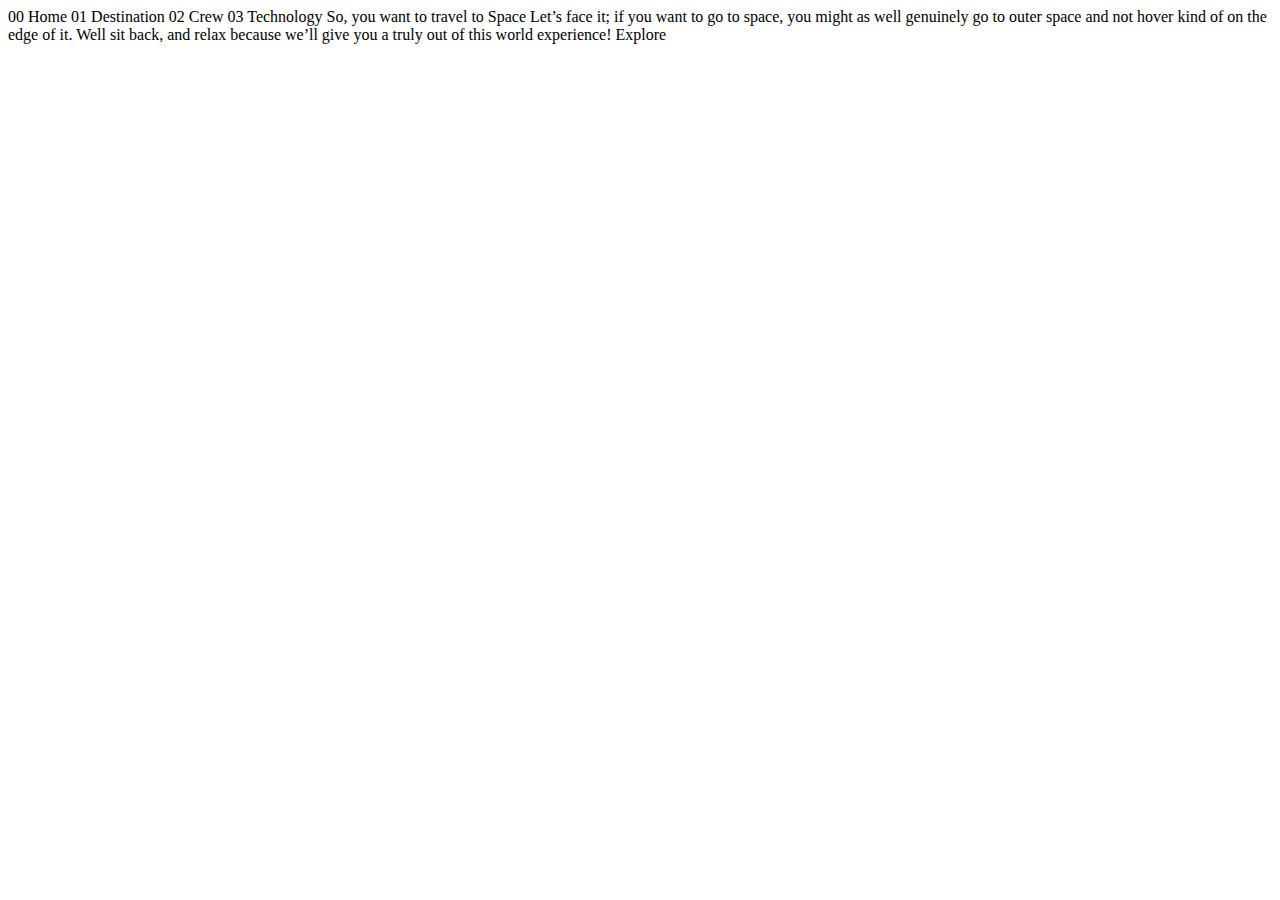
<file: space-tourism-website-main/starter-code/index.html>
<!DOCTYPE html>
<html lang="en">
<head>
  <meta charset="UTF-8">
  <meta name="viewport" content="width=device-width, initial-scale=1.0">

  <link rel="icon" type="image/png" sizes="32x32" href="./assets/favicon-32x32.png">
  
  <title>Frontend Mentor | Space tourism website</title>
</head>
<body>

  00 Home
  01 Destination
  02 Crew
  03 Technology

  So, you want to travel to
  Space
  Let’s face it; if you want to go to space, you might as well genuinely go to 
  outer space and not hover kind of on the edge of it. Well sit back, and relax 
  because we’ll give you a truly out of this world experience!

  Explore

</body>
</html>
</file>
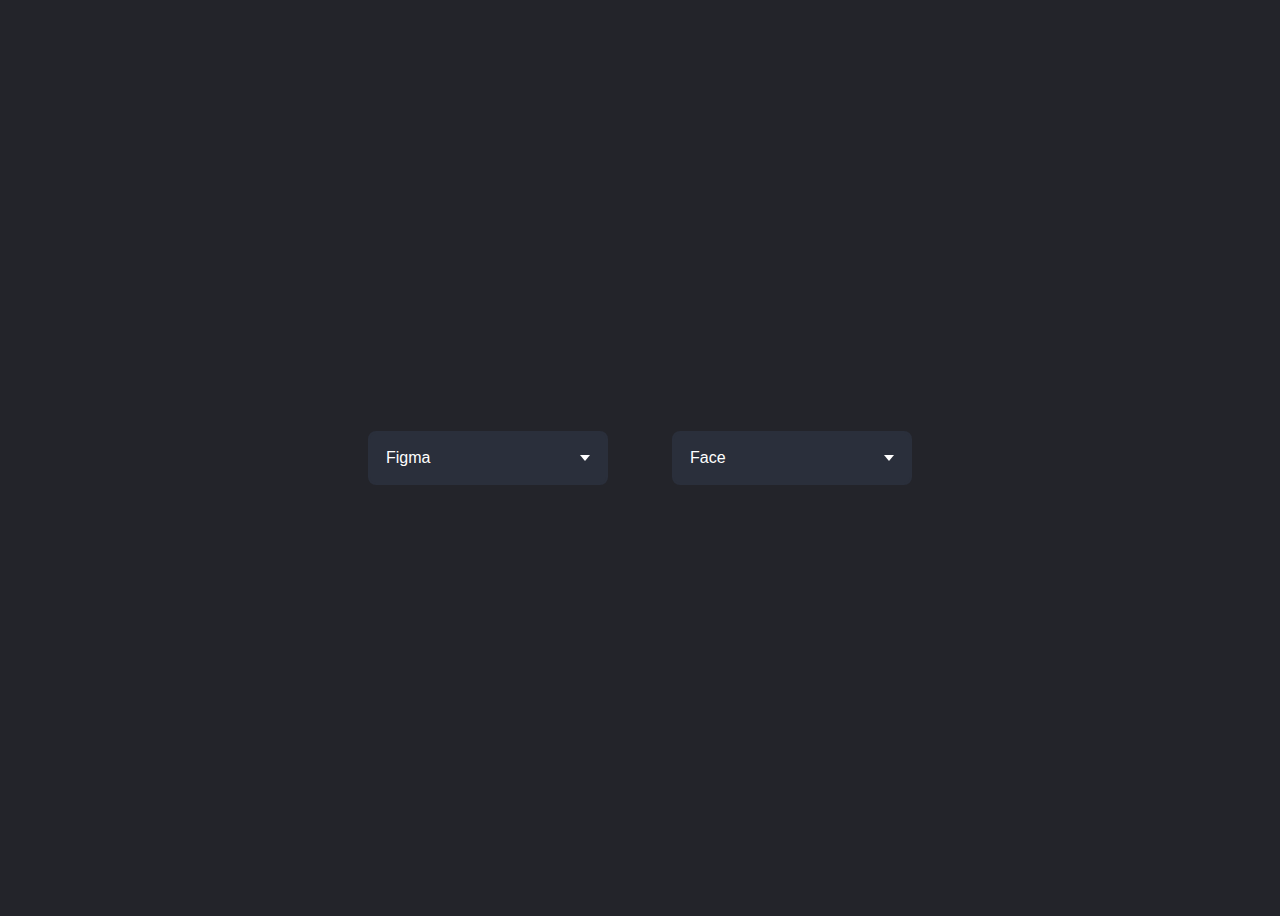
<file: Web/Drop/index.html>
<!DOCTYPE html>
<html lang="en">
<head>
    <meta charset="UTF-8">
    <meta http-equiv="X-UA-Compatible" content="IE=edge">
    <meta name="viewport" content="width=device-width, initial-scale=1.0">
    <link rel="stylesheet" type="text/css" href="style.css" />

    

    <title>Document</title>
    <!-- <script src="C:\Users\DELL\Desktop\Web\Drop\main.js"></script> -->
</head>
<body>
    <div class="dropdown">
        <div class="select">
            <span class="se1ected">Figma</span>
            <div class="caret"></div>
        </div>
        <ul class="menu">
            <li>Framer</li> 
            <li>Sketch</li>
            <li>lnvision</li>
            <li>lnvi</li>
            <li>lnvisjkn</li>
            <!-- <li class="active">Figma</li> -->
            <li>lnvision Studio</li>
        </ul>
    </div>

    <div class="dropdown">
        <div class="select">
            <span class="selected">Face</span>
            <div class="caret"></div>
        </div>
        <ul class="menu">
            <li class="active">Face</li>
            <li>git</li>
            <li>lnsta</li>
            <!-- <li class="active">Figma</li> -->
            
        </ul>
    </div>
<script type = "text/javascript" src="main.js"></script>
</body>
</html>
</file>
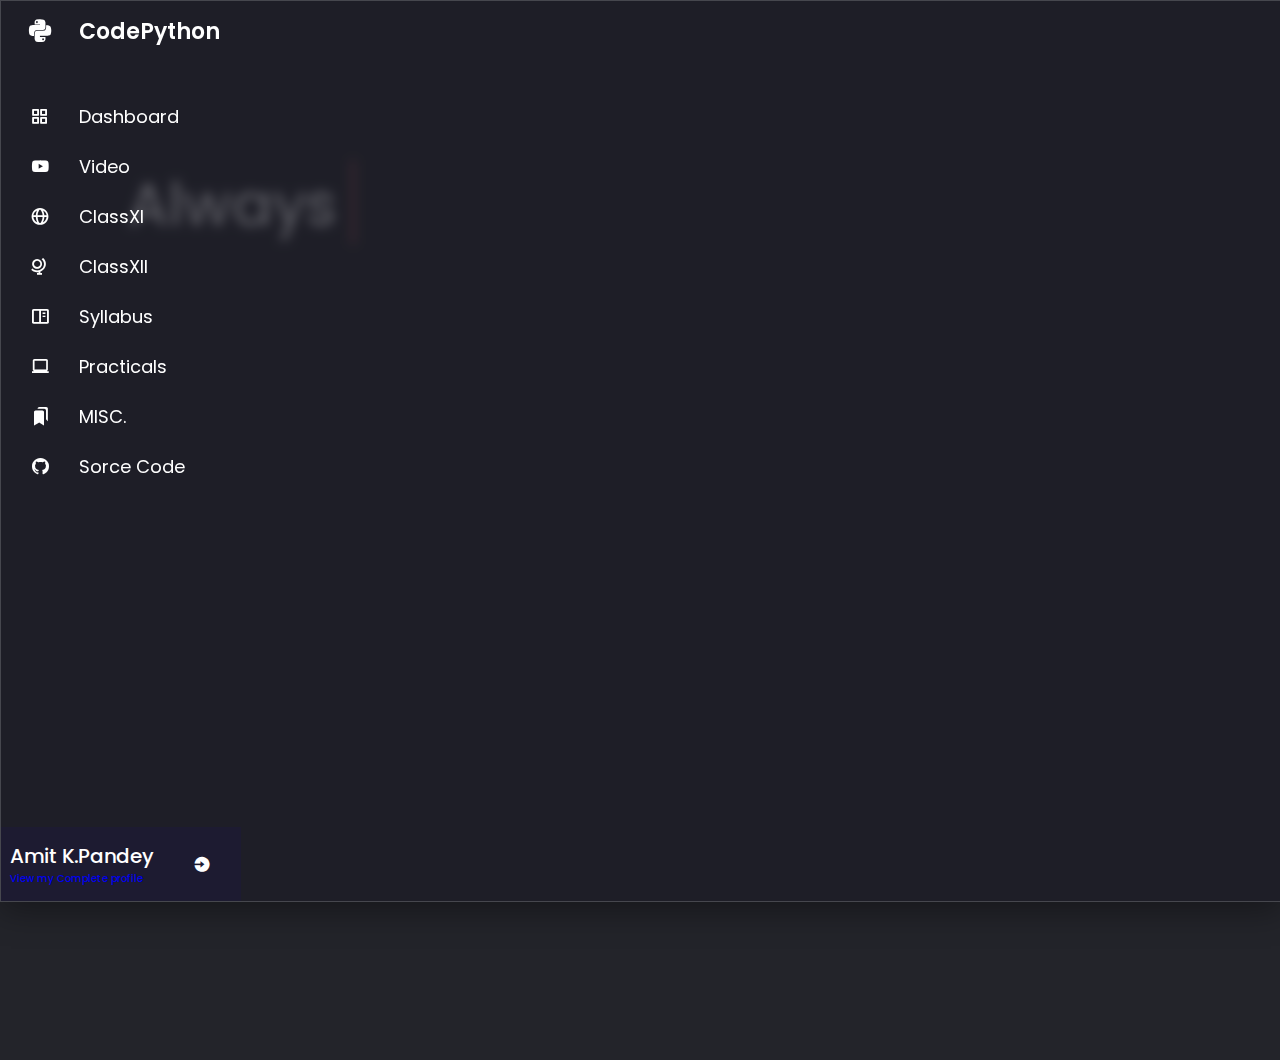
<file: Web/nal Website/index.html>
<!DOCTYPE html>
<!-- Created by CodingLab |www.youtube.com/CodingLabYT-->
<html lang="en" dir="ltr">
  <head>
    <meta charset="UTF-8">
    <!--<title> Drop Down Sidebar Menu | CodingLab </title>-->
    <link rel="stylesheet" href="style.css">
    <link rel="stylesheet" href="https://drive.google.com/uc?id=19xYg6NFIEY19MyyuVLB0N9MgIhTjF1q4">
    <!-- Boxiocns CDN Link -->
    <link href='https://unpkg.com/boxicons@2.0.7/css/boxicons.min.css' rel='stylesheet'>
     <meta name="viewport" content="width=device-width, initial-scale=1.0">
   </head>
<body>
  <div class="Boron">
    
  </div>
  <div class="hydrogen">
    <div class="wrapper">
      <div class="static-txt">Always</div>
      <ul class="dynamic-txts">
        <li><span>Eat;</span></li>
        <li><span>Sleep;</span></li>
        <li><span>Code;</span></li>
        <li><span>REPEAT</span></li>
      </ul>
    </div>
  </div>



    <div class="sidebar">
    <div class="logo-details">
      <i class='bx bxl-python'></i>
      <span class="logo_name">CodePython</span>
    </div>
    <ul class="nav-links">
      <li>
        <a href="#">
          <i class='bx bx-grid-alt' ></i>
          <span class="link_name">Dashboard</span>
        </a>
        <ul class="sub-menu blank">
          <li><a class="link_name" href="#">Dashboard</a></li>
        </ul>
      </li>
      <li>
        <div class="iocn-link">
          <a href="#">
            <i class='bx bxl-youtube' ></i>
            <span class="link_name">Video</span>
          </a>
          <!-- <i class='bx bxs-chevron-down arrow' ></i> -->
        </div>
        <ul class="sub-menu">
          <li><a class="link_name" href="#">Video</a></li>
          <li><a href="https://youtu.be/ICISvXi6lSU" target="_blank">Career in CS</a></li>
          <li><a href="https://drive.google.com/file/d/19JM1m2n5f8K4n9NRHscGoQ5lgZNQ9fz2/view?usp=sharing " target="_blank">MySql-All Videos Link</a></li>
          <li><a href="https://drive.google.com/file/d/1jxUvVBQYRq3iTmilJ7XSbVnRpllR0npx/view?usp=sharing" target="_blank">List Traversal</a></li>
          <li><a href="https://youtu.be/9eCgmr3jds4"target="_blank">List Programming-1</a></li>
          <li><a href="https://youtu.be/pQ-P0cPlj9g"target="_blank">List Programming-2</a></li>
          <li><a href="https://youtu.be/atFkzwumkl0"target="_blank">Tuple-Introduction</a></li>
          <li><a href="https://youtu.be/7w79wQv7GLE"target="_blank">Stack Implementation</a></li>
        </ul>
      </li>
      <li>
        <div class="iocn-link">
          <a href="#">
            <i class='bx bx-globe' ></i>
            <span class="link_name">ClassXI</span>
          </a>
          <!-- <i class='bx bxs-chevron-down arrow' ></i> -->
        </div>
        <ul class="sub-menu">
          <li><a class="link_name" href="#">Class XI</a></li>
          <li><a href="https://drive.google.com/file/d/1U9QVyu7emJReYQCYWX28vSsIuL6GXw1-/view?usp=sharing"target="_blank">Cornputer System Org</a></li>
          <li><a href="https://drive.google.com/file/d/1mws9XcBjn-H1m04VJ0qc6opWckgJUsvE/view?usp=sharing"target="_blank">Computational Thinking</a></li>
          <li><a href="https://drive.google.com/file/d/1qzdasAwS5ai9RFpJZvZcA3L0F3vYTKjO/view?usp=sharing"target="_blank">Python (Basics, if-else, looping)</a></li>
          <li><a href="https://drive.google.com/file/d/112L2uxmY_p4prorEpWST0jKjQvLEUZvB/view?usp=sharing"target="_blank">Debugging</a></li>
          <li><a href="https://drive.google.com/file/d/1CRaSIfXpKvxvN25iRwNMIlsUybc4Z-uO/view?usp=sharing"target="_blank">List, Tuple & Dictionary</a></li>
          <li><a href="https://drive.google.com/file/d/1jOEwqlj7v6qFHwPO11av1qAQNHw3OliH/view?usp=sharing"target="_blank">Sorting</a></li>
          <li><a href="https://drive.google.com/file/d/1TpN3y9A1yPMaB4i0Mk6nf9n4_3arATo7/view?usp=sharing"target="_blank">String</a></li>
          <li><a href="https://drive.google.com/file/d/1-m7vPfz8_OeasprkJUB2CLzO_mmjGSJA/view?usp=sharing"target="_blank">Cyber Safety</a></li>
          <li><a href="https://drive.google.com/file/d/1o7C38QYN6bA9pKyDZ2uafSsbMi67r4in/view?usp=sharing"target="_blank">Python Modules</a></li>
        </ul>
      </li>
      <li>
        <div class="iocn-link">
          <a href="#">
            <i class='bx bx-globe-alt' ></i>
            <span class="link_name">ClassXII</span>
          </a>
          <!-- <i class='bx bxs-chevron-down arrow' ></i> -->
        </div>
        <ul class="sub-menu">
          <li><a class="link_name" href="#">Class XII</a></li>
          <li><a href="https://drive.google.com/file/d/1Qude5X8JL4MN6enRA04p2jH8Dkp2KH4B/view?usp=sharing"target="_blank">Functions</a></li>
          <li><a href="https://drive.google.com/file/d/1Dl2jtMRxjZ6PfBnqV3h-Cr7zHzo0c77f/view?usp=sharing"target="_blank">Fite Handling</a></li>
          <li><a href="https://drive.google.com/file/d/1hAH-iK_aofBFA_07V9cHqFng_PkDY65D/view?usp=sharing"target="_blank">Recursion</a></li>
          <li><a href="https://drive.google.com/file/d/145mGwxhjIxO33RTsuxU_LyGL9CfymdSX/view?usp=sharing"target="_blank">Idea of Efficiency</a></li>
          <li><a href="https://drive.google.com/file/d/1prG-iS5NAGffNvM8NmLXGwcqk4yOt9su/view?usp=sharing" target="_blank">PyPlot</a></li>
          <li><a href="https://drive.google.com/file/d/15vjdX-qZ6WdkfJlml8SJfH82cEiERiEi/view?usp=sharing"target="_blank">Data Structure</a></li>
          <li><a href="https://drive.google.com/file/d/1O8DVwgm_M_J37XKVdMmihs7OVYzzHP2e/view?usp=sharing"target="_blank">Python-MySql Connect</a></li>
          <li><a href="https://drive.google.com/file/d/1O8DVwgm_M_J37XKVdMmihs7OVYzzHP2e/view?usp=sharing"target="_blank">Computer Networks</a></li>
          <li><a href="https://drive.google.com/file/d/1CaKUTBo39ww-qxg9bRDyuiaf21wFPrIm/view?usp=sharing"target="_blank">Sæiety, Law and Ethics</a></li>
          <li><a href="https://drive.google.com/file/d/1lwhZtwCLlNzEt3c1tDEofoOearMWzzuV/view?usp=sharing"target="_blank">Django Applications</a></li>
        </ul>
      </li>
      
      <li>
        <a href="#">
            <i class='bx bx-book-content' ></i>
          <span class="link_name">Syllabus</span>
        </a>
        <ul class="sub-menu">
          <li><a class="link_name" href="#">Syllabus</a></li>
          <li><a href="https://drive.google.com/file/d/1uaxyJCVULr3GS0DiOfgTYdMlyCQzEpbA/view?usp=sharing"target="_blank">Class XI & XII</a></li>
        </ul>
      </li>
      <li>
        <div class="iocn-link">
          <a href="#">
            <i class='bx bx-laptop' ></i>
            <span class="link_name">Practicals</span>
          </a>
          <!-- <i class='bx bxs-chevron-down arrow' ></i> -->
        </div>
        <ul class="sub-menu">
          <li><a class="link_name" href="#">Practicals</a></li>
          <li><a href="https://drive.google.com/file/d/1j5_dmBR4Z3MyzYc3oGW0OsXXk-3Nxlhs/view?usp=sharing"target="_blank">Class XI</a></li>
          <li><a href="https://drive.google.com/file/d/1dd_n-TT3erkTDgbc-MCf9UIOlclyKItg/view?usp=sharing"target="_blank">Class XII</a></li>
        </ul>
      </li>
      <li>
        <a href="#">
            <i class='bx bxs-bookmarks' ></i>
          <span class="link_name">MISC.</span>
        </a>
        <ul class="sub-menu">
          <li><a class="link_name" href="#">MISC.</a></li>
          <li><a href="https://drive.google.com/file/d/1MDgvrQa76-Rs7IRNi4aMRByX1s-4IpiL/view?usp=sharing"target="_blank">Cheat Sheet Python-I</a></li>
          <li><a href="https://drive.google.com/file/d/1j58c260WwXYHV3nDkWNsDuSX1cTy5NwY/view?usp=sharing"target="_blank">Cheat Sheet Python-II</a></li>
          <li><a href="https://drive.google.com/file/d/1Q46knXxme8m4b0T7EnQZWsJoErxmVEgF/view?usp=sharing"target="_blank">Cheat Sheet Python-III</a></li>
          <li><a href="https://drive.google.com/file/d/1vDmvz-q7sZ-s76sCTzxlQV9YSQPp4dF2/view?usp=sharing"target="_blank">Que.Bank-XII(Unit-2,3,4)</a></li>
          <li><a href="https://drive.google.com/file/d/1p2SfRMRa_7gA8iGCZ3Bg3euxBnwHJynR/view?usp=sharing"target="_blank">Computer Networks</a></li>
          <li><a href="https://drive.google.com/file/d/196NK8oQpPHMV7lseW53lOCeSJwHahBYt/view?usp=sharing"target="_blank">PT-1Class XII</a></li>
         
        </ul>
      </li>
      <li>
        <a href="#">
            <i class='bx bxl-github'></i>
          <span class="link_name">Sorce Code</span>
        </a>
        <ul class="sub-menu">
          <li><a class="link_name" href="#">Sorce Code</a></li>
          <li><a href="https://drive.google.com/file/d/1LrmfBUOgD-2kyeIYqmW6fwdvxOCxtNQN/view?usp=sharing"target="_blank">Binary-File</a></li>
          <li><a href="https://drive.google.com/file/d/1I71TKp6GaiRb0CdEsEg9TqGDVQZIwjmk/view?usp=sharing"target="_blank">MySQL-Connect</a></li>
          <li><a href="https://drive.google.com/file/d/166DTXeErln7l_5KUOGkYbht_e4FeO5LV/view?usp=sharing"target="_blank">tkinter Project</a></li>
          <li><a href="https://drive.google.com/file/d/1Wlvdaj4KtUDhjJbU42NHAEbUU43jSOPu/view?usp=sharing"target="_blank">Project Report</a></li>
          <li><a href="https://drive.ghttps://drive.google.com/file/d/15P8muVQRtdKuhnbCxUScJAWl-LvIAGlf/view?usp=sharingoogle.com/file/d/15P8muVQRtdKuhnbCxUScJAWl-LvIAGlf/view?usp=sharing"target="_blank">Django</a></li>
        </ul>
      </li>
      



      <li>
    <div class="profile-details">
      <div class="profile-content">
        <!--<img src="image/profile.jpg" alt="profileImg">-->
      </div>
      <div class="name-job">
        <div class="profile_name">Amit K.Pandey</div>
        <div class="job"><a href="https://www.blogger.com/profile/13864844037865624441"target="_blank" >View my Complete profile</a></div>
      </div>
      <i class='bx bxs-log-in-circle'></i>
    </div>
  </li>
</ul>
  </div>
  <!-- <section class="home-section">
    <div class="home-content">
      <i class='bx bx-menu' ></i>
      <span class="text"><h1></h1> Python Tutorial for Beginners</span>
    </div> -->
    <div class="container">
      <div class="bubbles">
          <span style="--i:11;"></span>
          <span style="--i:12;"></span>
          <span style="--i:23;"></span>
          <span style="--i:12;"></span>
          <span style="--i:13;"></span>
          <span style="--i:23;"></span>
          <span style="--i:20;"></span>
          <span style="--i:21;"></span>
          <span style="--i:22;"></span>
          <span style="--i:25;"></span>
          <span style="--i:18;"></span>
          <span style="--i:21;"></span>
          <span style="--i:14;"></span>
          <span style="--i:17;"></span>
          <span style="--i:22;"></span>
          <span style="--i:19;"></span>
          <span style="--i:48;"></span>
          <span style="--i:13;"></span>
          <span style="--i:28;"></span>
          <span style="--i:27;"></span>
          <span style="--i:18;"></span>
          <span style="--i:21;"></span>
          <span style="--i:14;"></span>
          <span style="--i:19;"></span>
          <span style="--i:14;"></span>
          <span style="--i:19;"></span>
          <span style="--i:24;"></span>
          <span style="--i:13;"></span>
          <span style="--i:16;"></span>
          <span style="--i:23;"></span>
          <span style="--i:12;"></span>
          <span style="--i:17;"></span>
          <span style="--i:24;"></span>
          <span style="--i:11;"></span>
          <span style="--i:14;"></span>
          <span style="--i:23;"></span>
          <span style="--i:28;"></span>
          <span style="--i:21;"></span>
          <span style="--i:28;"></span>
          <span style="--i:25;"></span>
          <span style="--i:18;"></span>
          <span style="--i:21;"></span>
      </div>
    </div>
    
  <!-- </section> -->
  <script>
  let arrow = document.querySelectorAll(".arrow");
  for (var i = 0; i < arrow.length; i++) {
    arrow[i].addEventListener("click", (e)=>{
   let arrowParent = e.target.parentElement.parentElement;//selecting main parent of arrow
   arrowParent.classList.toggle("showMenu");
    });
  }
  let sidebar = document.querySelector(".sidebar");
  let sidebarBtn = document.querySelector(".bx-menu");
  console.log(sidebarBtn);
  sidebarBtn.addEventListener("click", ()=>{
    sidebar.classList.toggle("close");
  });
  </script>

  <!-- <div class="flourine">
    <div class="card-group">
      <div class="little-card card">
  
      </div>
      <div class="big-card card">
  
      </div>
      <div class="little-card card">
  
      </div>
      <div class="big-card card">
  
      </div>
      <div class="little-card card">
  
      </div>
      <div class="big-card card">
  
      </div>
      <div class="little-card card">
  
      </div>
      <div class="big-card card">
  
      </div>
  
    </div>
  </div> -->
</body>
</html>
</file>
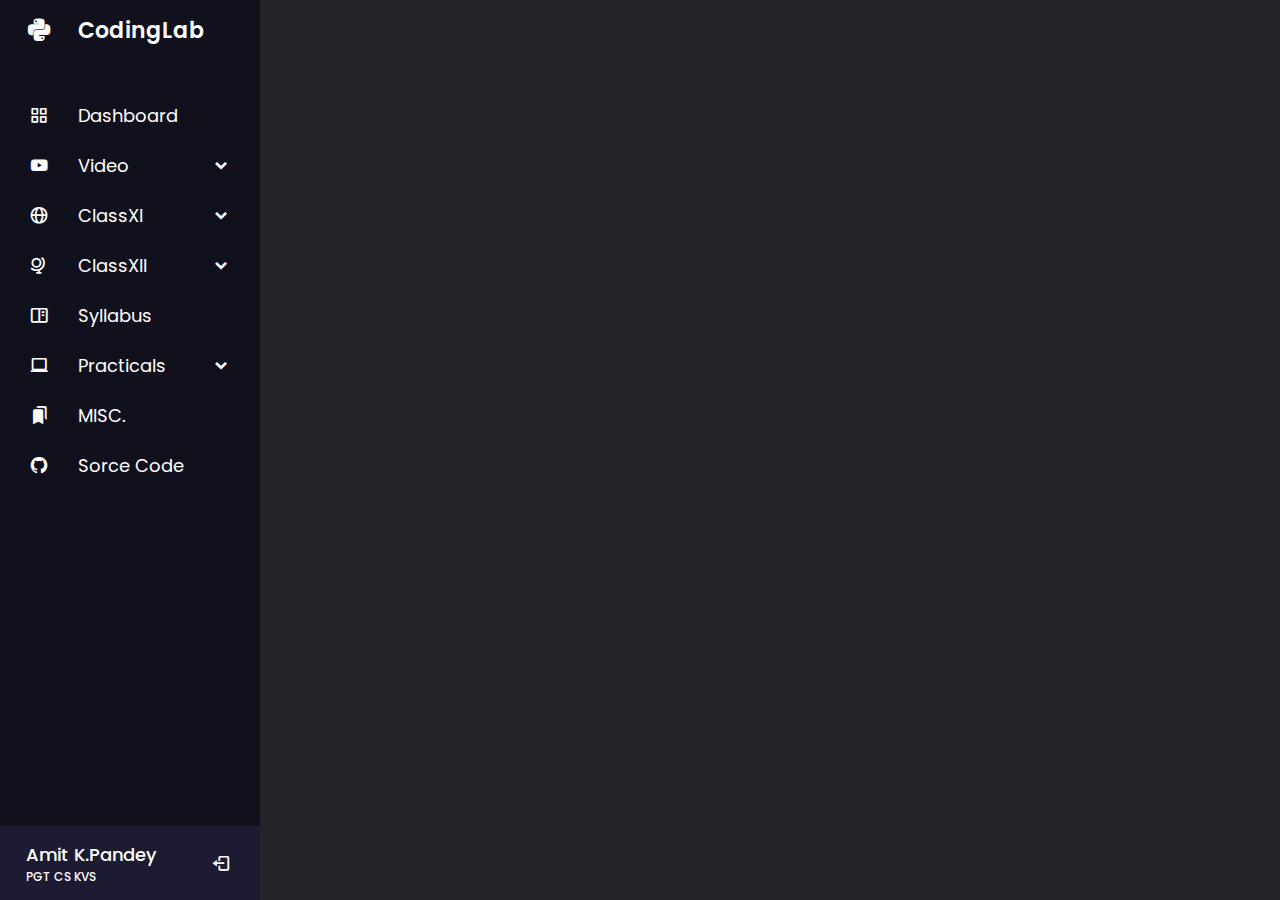
<file: Web/New/index.html>
<!DOCTYPE html>
<!-- Created by CodingLab |www.youtube.com/CodingLabYT-->
<html lang="en" dir="ltr">
  <head>
    <meta charset="UTF-8">
    <!--<title> Drop Down Sidebar Menu | CodingLab </title>-->
    <link rel="stylesheet" href="style.css">
    <!-- Boxiocns CDN Link -->
    <link href='https://unpkg.com/boxicons@2.0.7/css/boxicons.min.css' rel='stylesheet'>
     <meta name="viewport" content="width=device-width, initial-scale=1.0">
   </head>
<body>
  <div class="sidebar">
    <div class="logo-details">
      <i class='bx bxl-python'></i>
      <span class="logo_name">CodingLab</span>
    </div>
    <ul class="nav-links">
      <li>
        <a href="#">
          <i class='bx bx-grid-alt' ></i>
          <span class="link_name">Dashboard</span>
        </a>
        <ul class="sub-menu blank">
          <li><a class="link_name" href="#">Dashboard</a></li>
        </ul>
      </li>
      <li>
        <div class="iocn-link">
          <a href="#">
            <i class='bx bxl-youtube' ></i>
            <span class="link_name">Video</span>
          </a>
          <i class='bx bxs-chevron-down arrow' ></i>
        </div>
        <ul class="sub-menu">
          <li><a class="link_name" href="#">Video</a></li>
          <li><a href="https://youtu.be/ICISvXi6lSU" target="_blank">Career in CS</a></li>
          <li><a href="https://drive.google.com/file/d/19JM1m2n5f8K4n9NRHscGoQ5lgZNQ9fz2/view?usp=sharing " target="_blank">MySql-All Videos Link</a></li>
          <li><a href="https://drive.google.com/file/d/1jxUvVBQYRq3iTmilJ7XSbVnRpllR0npx/view?usp=sharing" target="_blank">List Traversal</a></li>
          <li><a href="https://youtu.be/9eCgmr3jds4"target="_blank">List Programming-1</a></li>
          <li><a href="https://youtu.be/pQ-P0cPlj9g"target="_blank">List Programming-2</a></li>
          <li><a href="https://youtu.be/atFkzwumkl0"target="_blank">Tuple-Introduction</a></li>
          <li><a href="https://youtu.be/7w79wQv7GLE"target="_blank">Stack Implementation</a></li>
        </ul>
      </li>
      <li>
        <div class="iocn-link">
          <a href="#">
            <i class='bx bx-globe' ></i>
            <span class="link_name">ClassXI</span>
          </a>
          <i class='bx bxs-chevron-down arrow' ></i>
        </div>
        <ul class="sub-menu">
          <li><a class="link_name" href="#">Class XI</a></li>
          <li><a href="https://drive.google.com/file/d/1U9QVyu7emJReYQCYWX28vSsIuL6GXw1-/view?usp=sharing"target="_blank">Cornputer System Org</a></li>
          <li><a href="https://drive.google.com/file/d/1mws9XcBjn-H1m04VJ0qc6opWckgJUsvE/view?usp=sharing"target="_blank">Computational Thinking</a></li>
          <li><a href="https://drive.google.com/file/d/1qzdasAwS5ai9RFpJZvZcA3L0F3vYTKjO/view?usp=sharing"target="_blank">Python (Basics, if-else, looping)</a></li>
          <li><a href="https://drive.google.com/file/d/112L2uxmY_p4prorEpWST0jKjQvLEUZvB/view?usp=sharing"target="_blank">Debugging</a></li>
          <li><a href="https://drive.google.com/file/d/1CRaSIfXpKvxvN25iRwNMIlsUybc4Z-uO/view?usp=sharing"target="_blank">List, Tuple & Dictionary</a></li>
          <li><a href="https://drive.google.com/file/d/1jOEwqlj7v6qFHwPO11av1qAQNHw3OliH/view?usp=sharing"target="_blank">Sorting</a></li>
          <li><a href="https://drive.google.com/file/d/1TpN3y9A1yPMaB4i0Mk6nf9n4_3arATo7/view?usp=sharing"target="_blank">String</a></li>
          <li><a href="https://drive.google.com/file/d/1-m7vPfz8_OeasprkJUB2CLzO_mmjGSJA/view?usp=sharing"target="_blank">Cyber Safety</a></li>
          <li><a href="https://drive.google.com/file/d/1o7C38QYN6bA9pKyDZ2uafSsbMi67r4in/view?usp=sharing"target="_blank">Python Modules</a></li>
        </ul>
      </li>
      <li>
        <div class="iocn-link">
          <a href="#">
            <i class='bx bx-globe-alt' ></i>
            <span class="link_name">ClassXII</span>
          </a>
          <i class='bx bxs-chevron-down arrow' ></i>
        </div>
        <ul class="sub-menu">
          <li><a class="link_name" href="#">Class XII</a></li>
          <li><a href="https://drive.google.com/file/d/1Qude5X8JL4MN6enRA04p2jH8Dkp2KH4B/view?usp=sharing"target="_blank">Functions</a></li>
          <li><a href="https://drive.google.com/file/d/1Dl2jtMRxjZ6PfBnqV3h-Cr7zHzo0c77f/view?usp=sharing"target="_blank">Fite Handling</a></li>
          <li><a href="https://drive.google.com/file/d/1hAH-iK_aofBFA_07V9cHqFng_PkDY65D/view?usp=sharing"target="_blank">Recursion</a></li>
          <li><a href="https://drive.google.com/file/d/145mGwxhjIxO33RTsuxU_LyGL9CfymdSX/view?usp=sharing"target="_blank">Idea of Efficiency</a></li>
          <li><a href="https://drive.google.com/file/d/1prG-iS5NAGffNvM8NmLXGwcqk4yOt9su/view?usp=sharing" target="_blank">PyPlot</a></li>
          <li><a href="https://drive.google.com/file/d/15vjdX-qZ6WdkfJlml8SJfH82cEiERiEi/view?usp=sharing"target="_blank">Data Structure</a></li>
          <li><a href="https://drive.google.com/file/d/1O8DVwgm_M_J37XKVdMmihs7OVYzzHP2e/view?usp=sharing"target="_blank">Python-MySql Connect</a></li>
          <li><a href="https://drive.google.com/file/d/1O8DVwgm_M_J37XKVdMmihs7OVYzzHP2e/view?usp=sharing"target="_blank">Computer Networks</a></li>
          <li><a href="https://drive.google.com/file/d/1CaKUTBo39ww-qxg9bRDyuiaf21wFPrIm/view?usp=sharing"target="_blank">Sæiety, Law and Ethics</a></li>
          <li><a href="https://drive.google.com/file/d/1lwhZtwCLlNzEt3c1tDEofoOearMWzzuV/view?usp=sharing"target="_blank">Django Applications</a></li>
        </ul>
      </li>
      
      <li>
        <a href="#">
            <i class='bx bx-book-content' ></i>
          <span class="link_name">Syllabus</span>
        </a>
        <ul class="sub-menu">
          <li><a class="link_name" href="#">Syllabus</a></li>
          <li><a href="https://drive.google.com/file/d/1uaxyJCVULr3GS0DiOfgTYdMlyCQzEpbA/view?usp=sharing"target="_blank">Class XI & XII</a></li>
        </ul>
      </li>
      <li>
        <div class="iocn-link">
          <a href="#">
            <i class='bx bx-laptop' ></i>
            <span class="link_name">Practicals</span>
          </a>
          <i class='bx bxs-chevron-down arrow' ></i>
        </div>
        <ul class="sub-menu">
          <li><a class="link_name" href="#">Practicals</a></li>
          <li><a href="https://drive.google.com/file/d/1j5_dmBR4Z3MyzYc3oGW0OsXXk-3Nxlhs/view?usp=sharing"target="_blank">Class XI</a></li>
          <li><a href="https://drive.google.com/file/d/1dd_n-TT3erkTDgbc-MCf9UIOlclyKItg/view?usp=sharing"target="_blank">Class XII</a></li>
        </ul>
      </li>
      <li>
        <a href="#">
            <i class='bx bxs-bookmarks' ></i>
          <span class="link_name">MISC.</span>
        </a>
        <ul class="sub-menu">
          <li><a class="link_name" href="#">MISC.</a></li>
          <li><a href="https://drive.google.com/file/d/1MDgvrQa76-Rs7IRNi4aMRByX1s-4IpiL/view?usp=sharing"target="_blank">Cheat Sheet Python-I</a></li>
          <li><a href="https://drive.google.com/file/d/1j58c260WwXYHV3nDkWNsDuSX1cTy5NwY/view?usp=sharing"target="_blank">Cheat Sheet Python-II</a></li>
          <li><a href="https://drive.google.com/file/d/1Q46knXxme8m4b0T7EnQZWsJoErxmVEgF/view?usp=sharing"target="_blank">Cheat Sheet Python-III</a></li>
          <li><a href="https://drive.google.com/file/d/1vDmvz-q7sZ-s76sCTzxlQV9YSQPp4dF2/view?usp=sharing"target="_blank">Que.Bank-XII(Unit-2,3,4)</a></li>
          <li><a href="https://drive.google.com/file/d/1p2SfRMRa_7gA8iGCZ3Bg3euxBnwHJynR/view?usp=sharing"target="_blank">Computer Networks</a></li>
          <li><a href="https://drive.google.com/file/d/196NK8oQpPHMV7lseW53lOCeSJwHahBYt/view?usp=sharing"target="_blank">PT-1Class XII</a></li>
         
        </ul>
      </li>
      <li>
        <a href="#">
            <i class='bx bxl-github'></i>
          <span class="link_name">Sorce Code</span>
        </a>
        <ul class="sub-menu">
          <li><a class="link_name" href="#">Sorce Code</a></li>
          <li><a href="https://drive.google.com/file/d/1LrmfBUOgD-2kyeIYqmW6fwdvxOCxtNQN/view?usp=sharing"target="_blank">Binary-File</a></li>
          <li><a href="https://drive.google.com/file/d/1I71TKp6GaiRb0CdEsEg9TqGDVQZIwjmk/view?usp=sharing"target="_blank">MySQL-Connect</a></li>
          <li><a href="https://drive.google.com/file/d/166DTXeErln7l_5KUOGkYbht_e4FeO5LV/view?usp=sharing"target="_blank">tkinter Project</a></li>
          <li><a href="https://drive.google.com/file/d/1Wlvdaj4KtUDhjJbU42NHAEbUU43jSOPu/view?usp=sharing"target="_blank">Project Report</a></li>
          <li><a href="https://drive.ghttps://drive.google.com/file/d/15P8muVQRtdKuhnbCxUScJAWl-LvIAGlf/view?usp=sharingoogle.com/file/d/15P8muVQRtdKuhnbCxUScJAWl-LvIAGlf/view?usp=sharing"target="_blank">Django</a></li>
        </ul>
      </li>
      


      <li>
    <div class="profile-details">
      <div class="profile-content">
        <!--<img src="image/profile.jpg" alt="profileImg">-->
      </div>
      <div class="name-job">
        <div class="profile_name">Amit K.Pandey</div>
        <div class="job">PGT CS KVS</div>
      </div>
      <i class='bx bx-log-out' ></i>
    </div>
  </li>
</ul>
  </div>
  <!-- <section class="home-section">
    <div class="home-content">
      <i class='bx bx-menu' ></i>
      <span class="text"><h1></h1> Python Tutorial for Beginners</span>
    </div> -->
    <div class="container">
      <div class="bubbles">
          <span style="--i:11;"></span>
          <span style="--i:12;"></span>
          <span style="--i:24;"></span>
          <span style="--i:11;"></span>
          <span style="--i:14;"></span>
          <span style="--i:23;"></span>
          <span style="--i:29;"></span>
          <span style="--i:20;"></span>
          <span style="--i:22;"></span>
          <span style="--i:25;"></span>
          <span style="--i:18;"></span>
          <span style="--i:21;"></span>
          <span style="--i:14;"></span>
          <span style="--i:17;"></span>
          <span style="--i:21;"></span>
          <span style="--i:18;"></span>
          <span style="--i:41;"></span>
          <span style="--i:13;"></span>
          <span style="--i:28;"></span>
          <span style="--i:24;"></span>
          <span style="--i:18;"></span>
          <span style="--i:21;"></span>
          <span style="--i:11;"></span>
          <span style="--i:19;"></span>
          <span style="--i:14;"></span>
          <span style="--i:18;"></span>
          <span style="--i:21;"></span>
          <span style="--i:14;"></span>
          <span style="--i:17;"></span>
          <span style="--i:24;"></span>
      </div>
    </div>
  <!-- </section> -->
  <script>
  let arrow = document.querySelectorAll(".arrow");
  for (var i = 0; i < arrow.length; i++) {
    arrow[i].addEventListener("click", (e)=>{
   let arrowParent = e.target.parentElement.parentElement;//selecting main parent of arrow
   arrowParent.classList.toggle("showMenu");
    });
  }
  let sidebar = document.querySelector(".sidebar");
  let sidebarBtn = document.querySelector(".bx-menu");
  console.log(sidebarBtn);
  sidebarBtn.addEventListener("click", ()=>{
    sidebar.classList.toggle("close");
  });
  </script>
  <!-- <div class="container">
    <div class="bubbles">
        <span style="--i:11;"></span>
        <span style="--i:10;"></span>
        <span style="--i:14;"></span>
        <span style="--i:23;"></span>
        <span style="--i:18;"></span>
        <span style="--i:16;"></span>
        <span style="--i:19;"></span>
        <span style="--i:20;"></span>
        <span style="--i:22;"></span>
        <span style="--i:25;"></span>
        <span style="--i:18;"></span>
        <span style="--i:21;"></span>
        <span style="--i:11;"></span>
        <span style="--i:11;"></span>
        <span style="--i:11;"></span>
        <span style="--i:11;"></span>
    </div>
  </div> -->
</body>
</html>
</file>
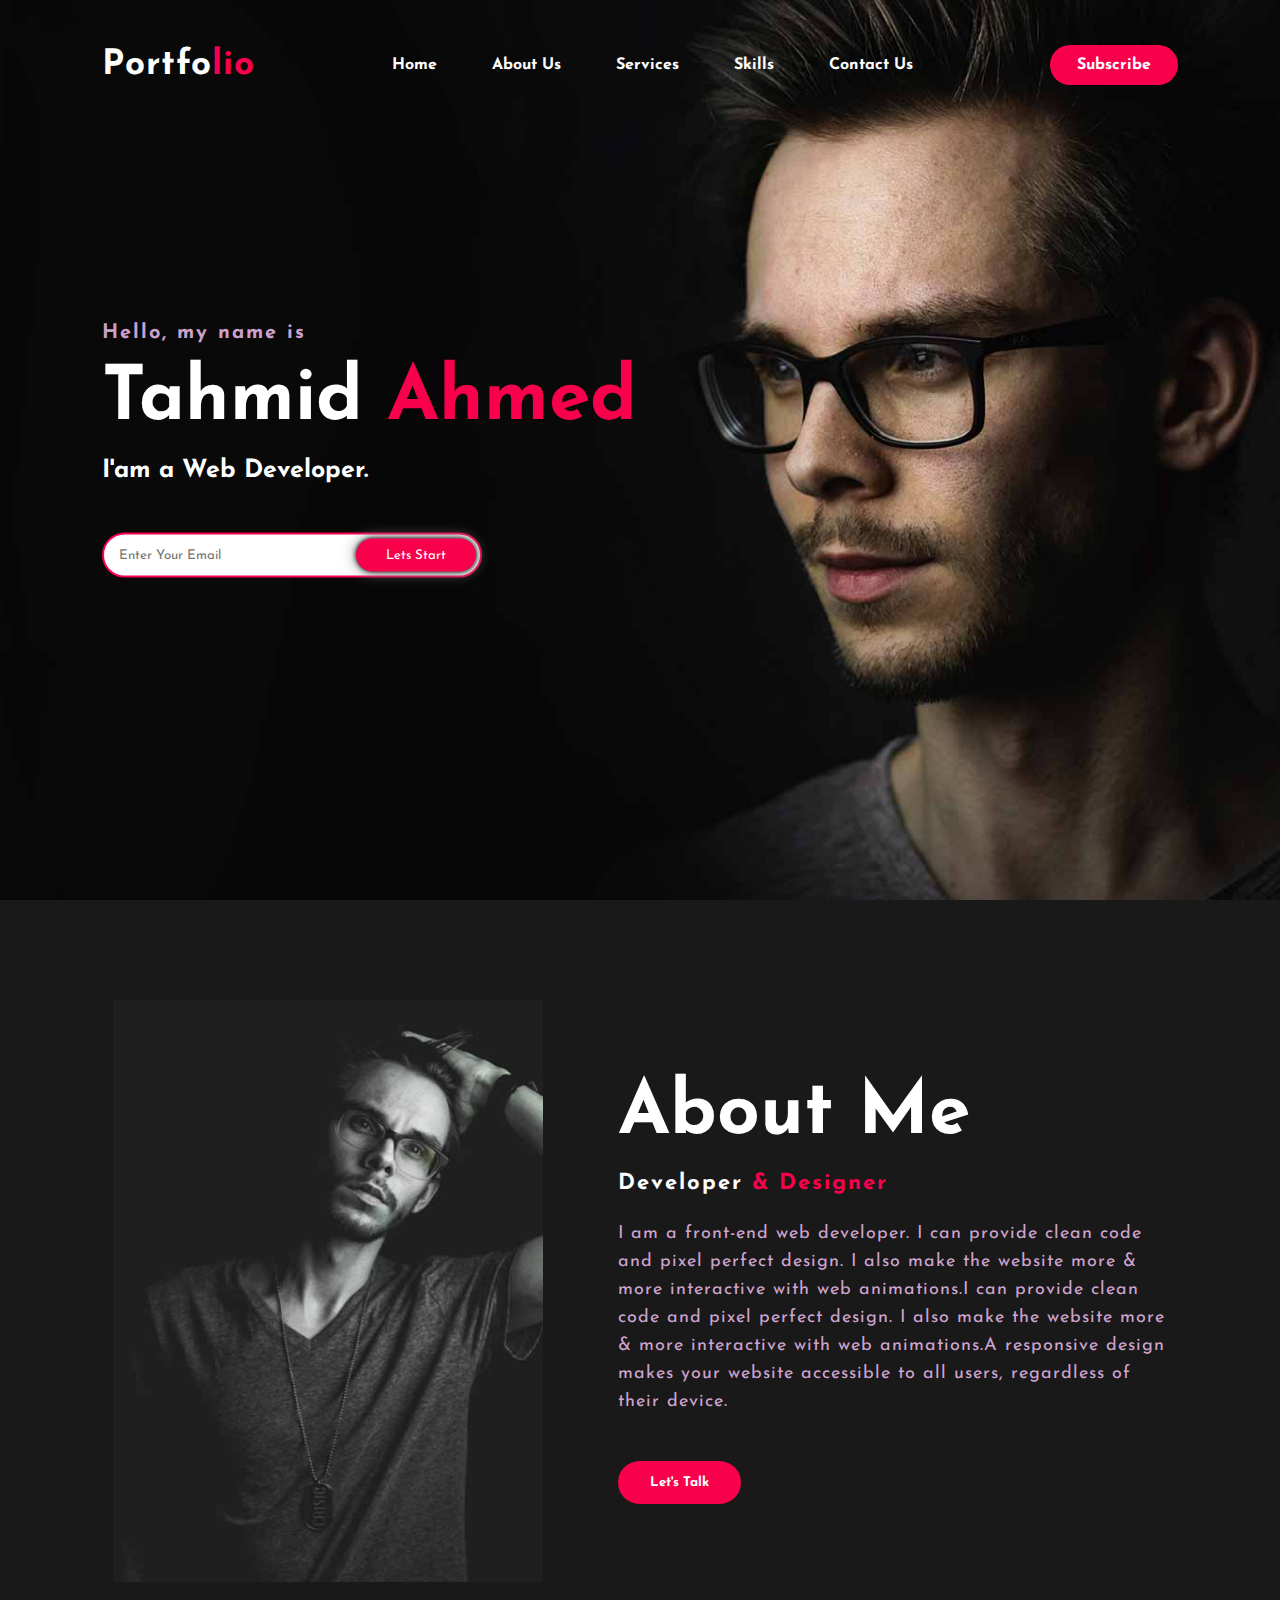
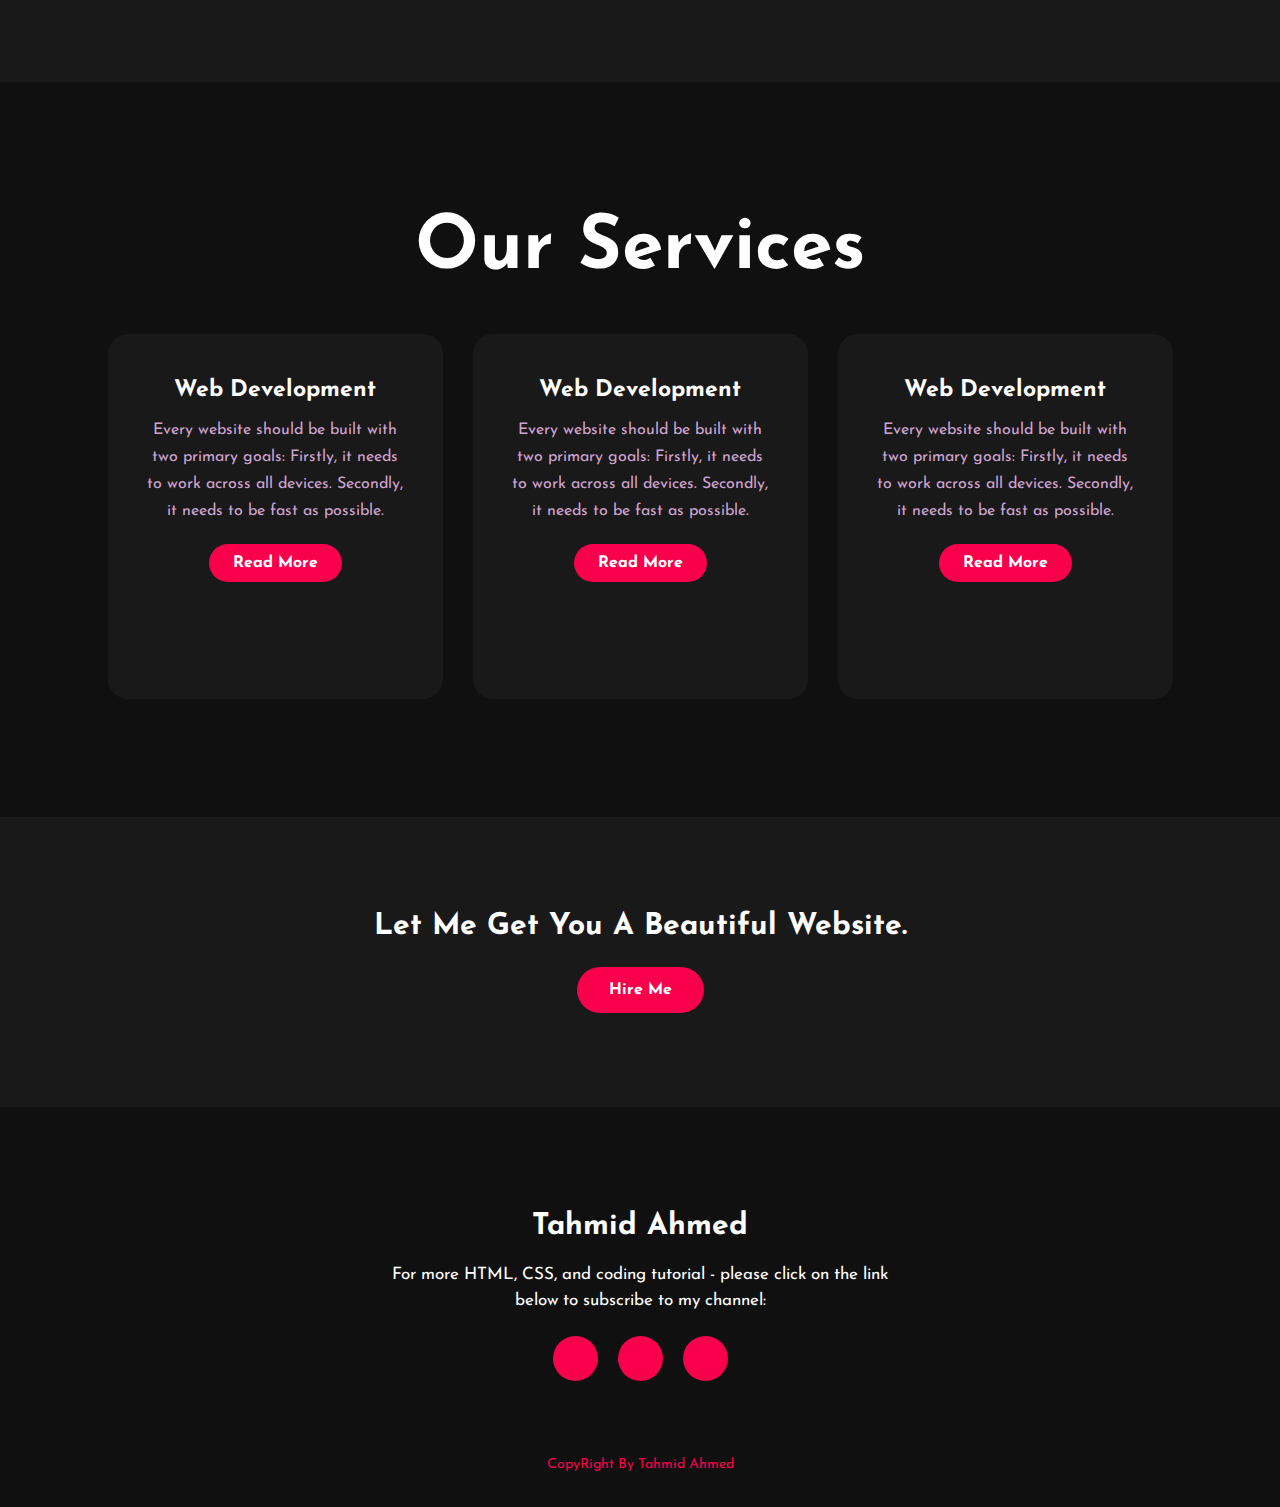
<file: Web/nal Website/Build a Complete Personal Portfolio Website Using Only HTML And CSS  Pure HTML And CSS/index.html>
<!DOCTYPE html>
<html>
<head>
	<title>Portfolio website</title>
	<link rel="stylesheet" type="text/css" href="css/style.css">

	<link rel="preconnect" href="https://fonts.gstatic.com">
  <link href="https://fonts.googleapis.com/css2?family=Josefin+Sans:ital,wght@0,100;0,200;0,300;0,400;0,500;0,600;0,700;1,100;1,200;1,300;1,400;1,500;1,600;1,700&display=swap" rel="stylesheet">

  <link rel="stylesheet" href="https://cdnjs.cloudflare.com/ajax/libs/font-awesome/5.15.3/css/all.min.css" integrity="sha512-iBBXm8fW90+nuLcSKlbmrPcLa0OT92xO1BIsZ+ywDWZCvqsWgccV3gFoRBv0z+8dLJgyAHIhR35VZc2oM/gI1w==" crossorigin="anonymous" referrerpolicy="no-referrer" />

</head>
<body>
	<!----hero Section start---->

	<div class="hero">
		<nav>
			<h2 class="logo">Portfo<span>lio</span></h2>
			<ul>
				<li><a href="#">Home</a></li>
				<li><a href="#">About Us</a></li>
				<li><a href="#">Services</a></li>
				<li><a href="#">Skills</a></li>
				<li><a href="#">Contact Us</a></li>
			</ul>
			<a href="#" class="btn">Subscribe</a>
		</nav>

		<div class="content">
			<h4>Hello, my name is</h4>
			<h1>Tahmid <span>Ahmed</span></h1>
			<h3>I'am a Web Developer.</h3>
			<div class="newslatter">
				<form>
					<input type="email" name="email" id="mail" placeholder="Enter Your Email">
					<input type="submit" name="submit" value="Lets Start">
				</form>
			</div>
		</div>
	</div>

	<!----About section start---->
	<section class="about">
		<div class="main">
			<img src="img/main-img.png">
			<div class="about-text">
				<h2>About Me</h2>
				<h5>Developer <span>& Designer</span></h5>
				<p>I am a front-end web developer. I can provide clean code and pixel perfect design. I also make the website more & more interactive with web animations.I can provide clean code and pixel perfect design. I also make the website more & more interactive with web animations.A responsive design makes your website accessible to all users, regardless of their device.</p>
				<button type="button">Let's Talk</button>
			</div>
		</div>
	</section>

	<!-----service section start----------->
	<div class="service">
		<div class="title">
			<h2>Our Services</h2>
		</div>

		<div class="box">
			<div class="card">
				<i class="fas fa-bars"></i>
				<h5>Web Development</h5>
				<div class="pra">
					<p>Every website should be built with two primary goals: Firstly, it needs to work across all devices. Secondly, it needs to be fast as possible.</p>

					<p style="text-align: center;">
						<a class="button" href="#">Read More</a>
					</p>
				</div>
			</div>

			<div class="card">
				<i class="far fa-user"></i>
				<h5>Web Development</h5>
				<div class="pra">
					<p>Every website should be built with two primary goals: Firstly, it needs to work across all devices. Secondly, it needs to be fast as possible.</p>

					<p style="text-align: center;">
						<a class="button" href="#">Read More</a>
					</p>
				</div>
			</div>

			<div class="card">
				<i class="far fa-bell"></i>
				<h5>Web Development</h5>
				<div class="pra">
					<p>Every website should be built with two primary goals: Firstly, it needs to work across all devices. Secondly, it needs to be fast as possible.</p>

					<p style="text-align: center;">
						<a class="button" href="#">Read More</a>
					</p>
				</div>
			</div>
		</div>
	</div>

	<!------Contact Me------>
	<div class="contact-me">
		<p>Let Me Get You A Beautiful Website.</p>
		<a class="button-two" href="#">Hire Me</a>
	</div>

	<!------footer start--------->
	<footer>
		<p>Tahmid Ahmed</p>
		<p>For more HTML, CSS, and coding tutorial - please click on the link below to subscribe to my channel:</p>
		<div class="social">
			<a href="#"><i class="fab fa-facebook-f"></i></a>
			<a href="#"><i class="fab fa-instagram"></i></a>
			<a href="#"><i class="fab fa-dribbble"></i></a>
		</div>
		<p class="end">CopyRight By Tahmid Ahmed</p>
	</footer>
</body>
</html>
</file>
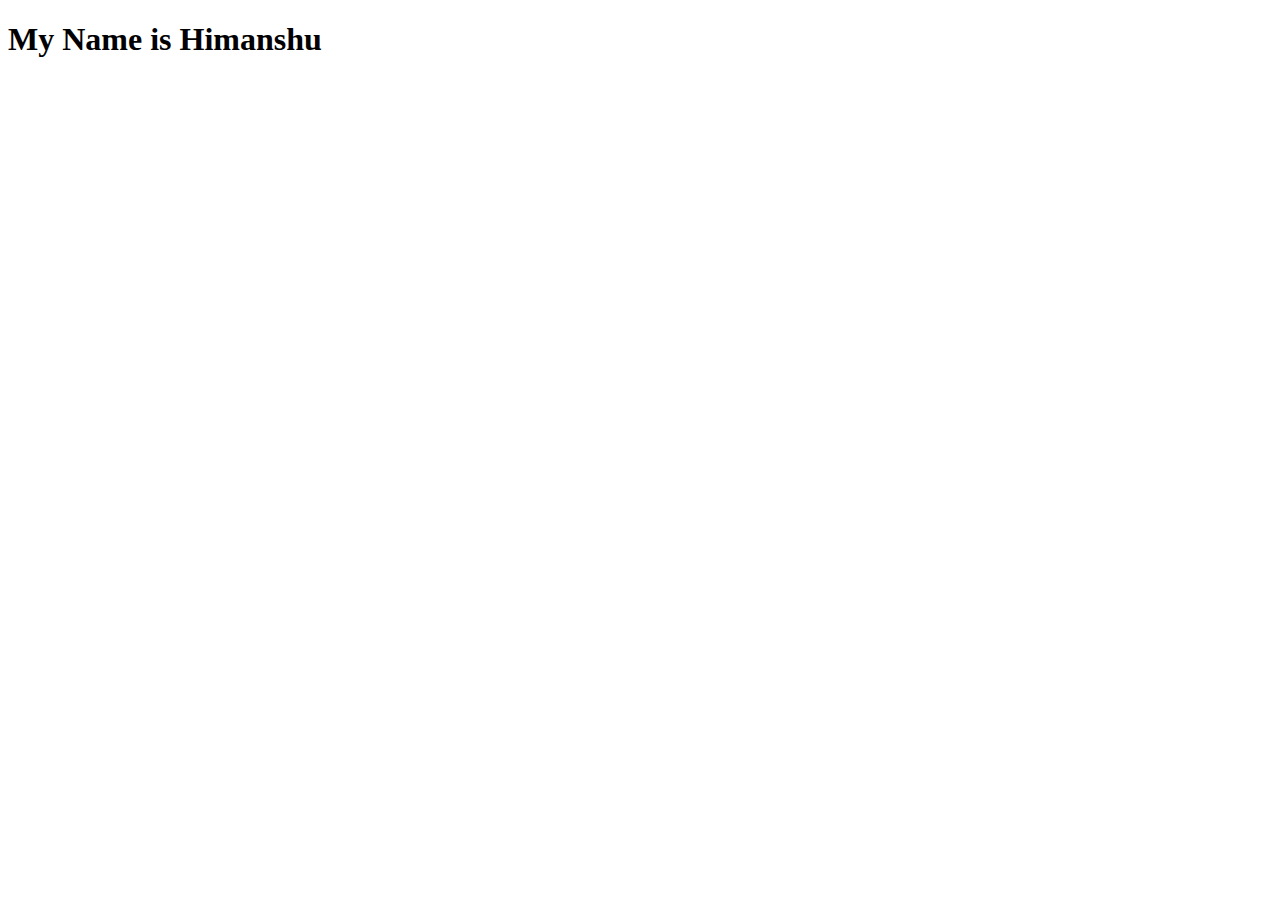
<file: Sml Proj/Learn Python/game.html>
<!DOCTYPE html>
<html lang="en">
<head>
    <meta charset="UTF-8">
    <meta http-equiv="X-UA-Compatible" content="IE=edge">
    <meta name="viewport" content="width=device-width, initial-scale=1.0">
    <title>Pac Man</title>
</head>
<body>
    <h1>My Name is Himanshu</h1>
</body>
</html>
</file>
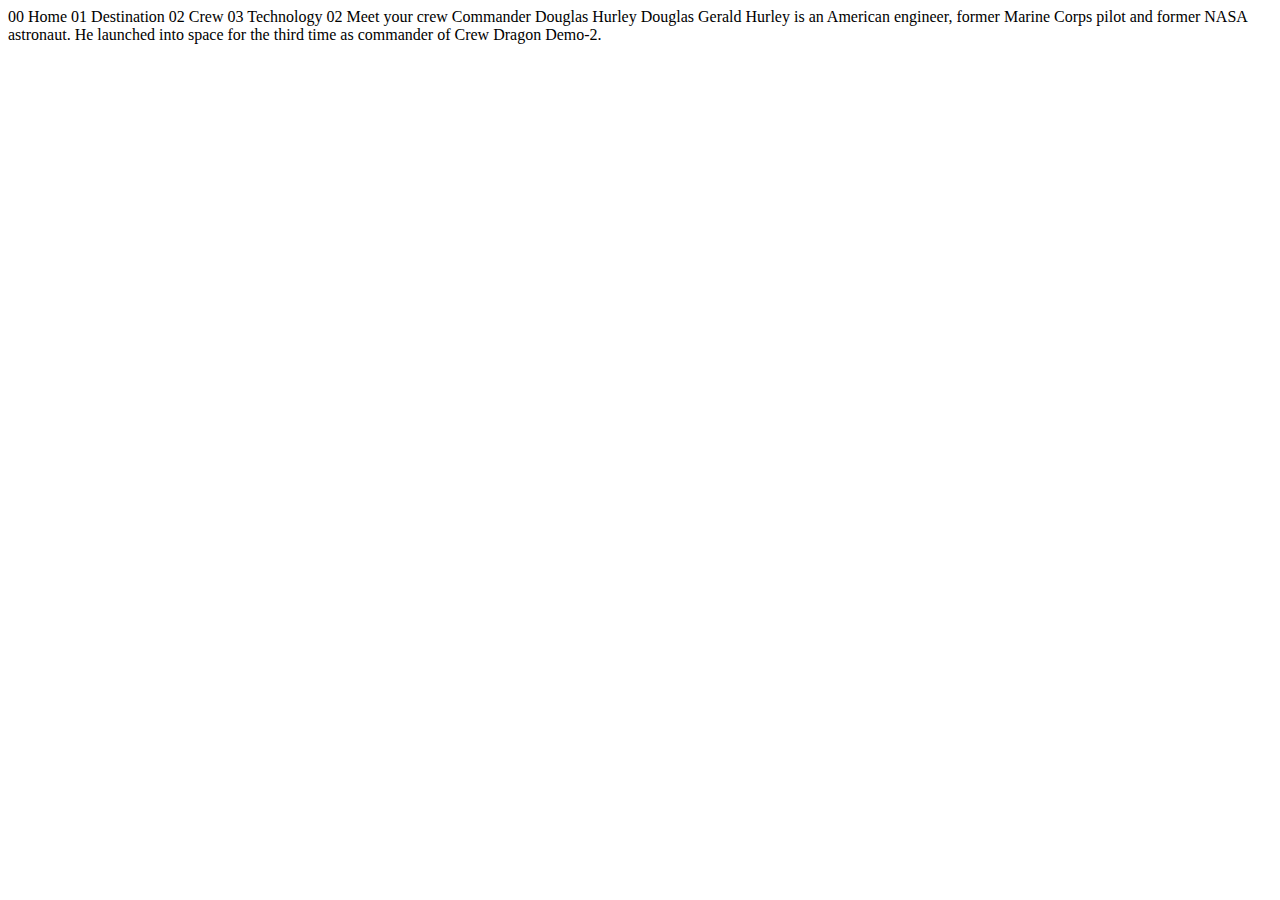
<file: space-tourism-website-main/starter-code/crew-commander.html>
<!DOCTYPE html>
<html lang="en">
<head>
  <meta charset="UTF-8">
  <meta name="viewport" content="width=device-width, initial-scale=1.0">

  <link rel="icon" type="image/png" sizes="32x32" href="./assets/favicon-32x32.png">
  
  <title>Frontend Mentor | Space tourism website</title>
</head>
<body>

  00 Home
  01 Destination
  02 Crew
  03 Technology

  02 Meet your crew

  Commander
  Douglas Hurley

  Douglas Gerald Hurley is an American engineer, former Marine Corps pilot 
  and former NASA astronaut. He launched into space for the third time as 
  commander of Crew Dragon Demo-2.
</body>
</html>
</file>
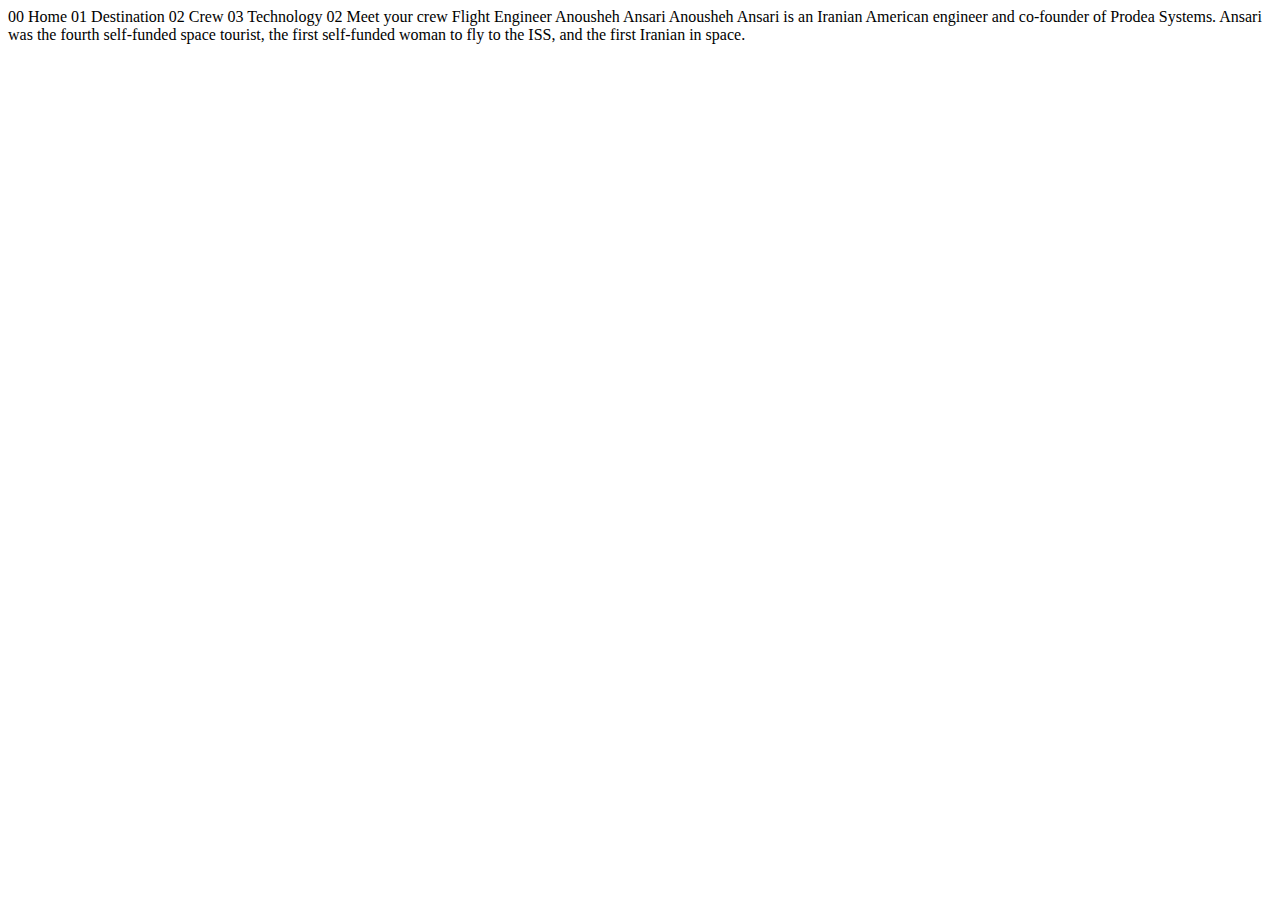
<file: space-tourism-website-main/starter-code/crew-engineer.html>
<!DOCTYPE html>
<html lang="en">
<head>
  <meta charset="UTF-8">
  <meta name="viewport" content="width=device-width, initial-scale=1.0">

  <link rel="icon" type="image/png" sizes="32x32" href="./assets/favicon-32x32.png">
  
  <title>Frontend Mentor | Space tourism website</title>
</head>
<body>

  00 Home
  01 Destination
  02 Crew
  03 Technology

  02 Meet your crew

  Flight Engineer
  Anousheh Ansari

  Anousheh Ansari is an Iranian American engineer and co-founder of Prodea Systems. 
  Ansari was the fourth self-funded space tourist, the first self-funded woman to 
  fly to the ISS, and the first Iranian in space. 
</body>
</html>
</file>
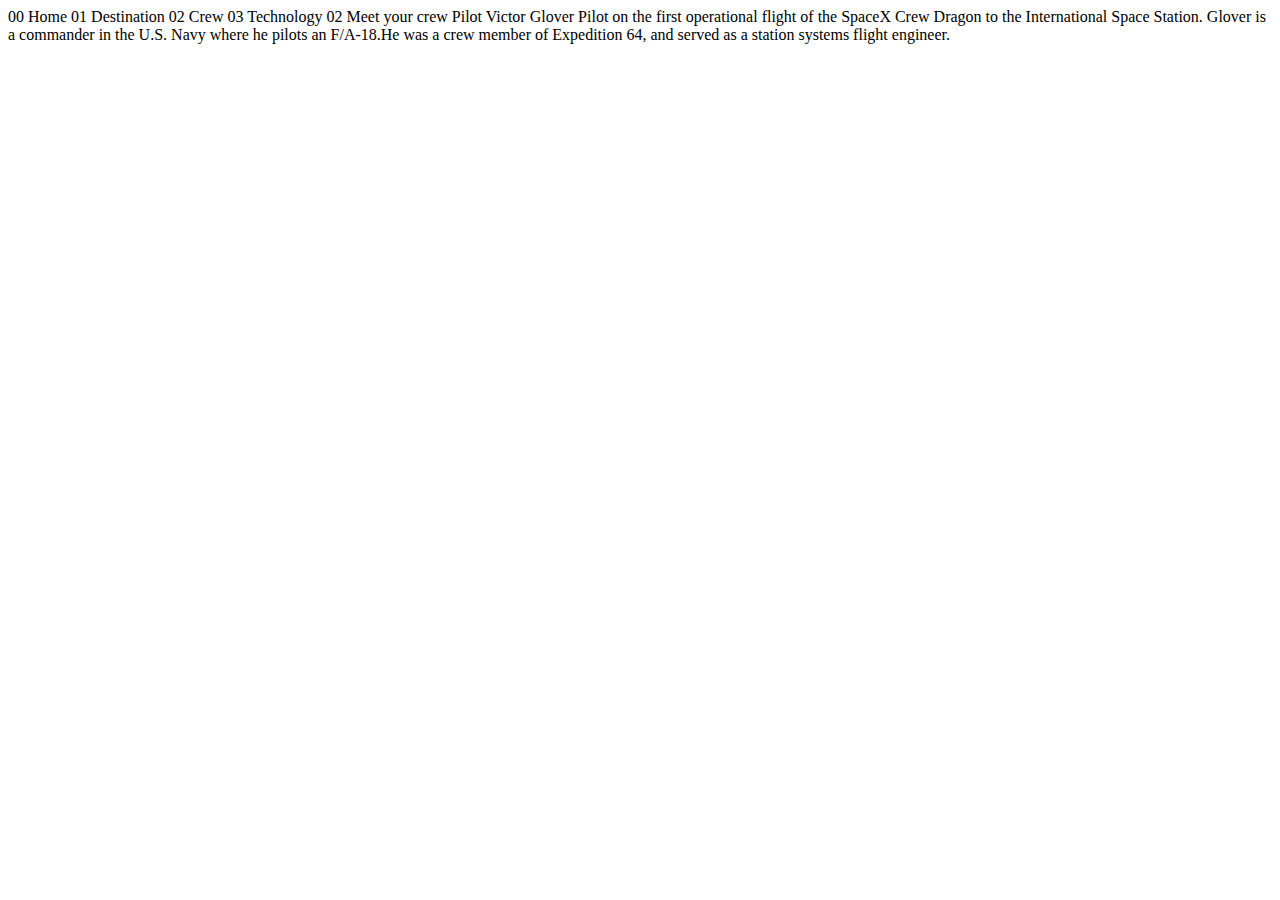
<file: space-tourism-website-main/starter-code/crew-pilot.html>
<!DOCTYPE html>
<html lang="en">
<head>
  <meta charset="UTF-8">
  <meta name="viewport" content="width=device-width, initial-scale=1.0">

  <link rel="icon" type="image/png" sizes="32x32" href="./assets/favicon-32x32.png">
  
  <title>Frontend Mentor | Space tourism website</title>
</head>
<body>

  00 Home
  01 Destination
  02 Crew
  03 Technology

  02 Meet your crew

  Pilot
  Victor Glover

  Pilot on the first operational flight of the SpaceX Crew Dragon to the 
  International Space Station. Glover is a commander in the U.S. Navy where 
  he pilots an F/A-18.He was a crew member of Expedition 64, and served as a 
  station systems flight engineer. 
</body>
</html>
</file>
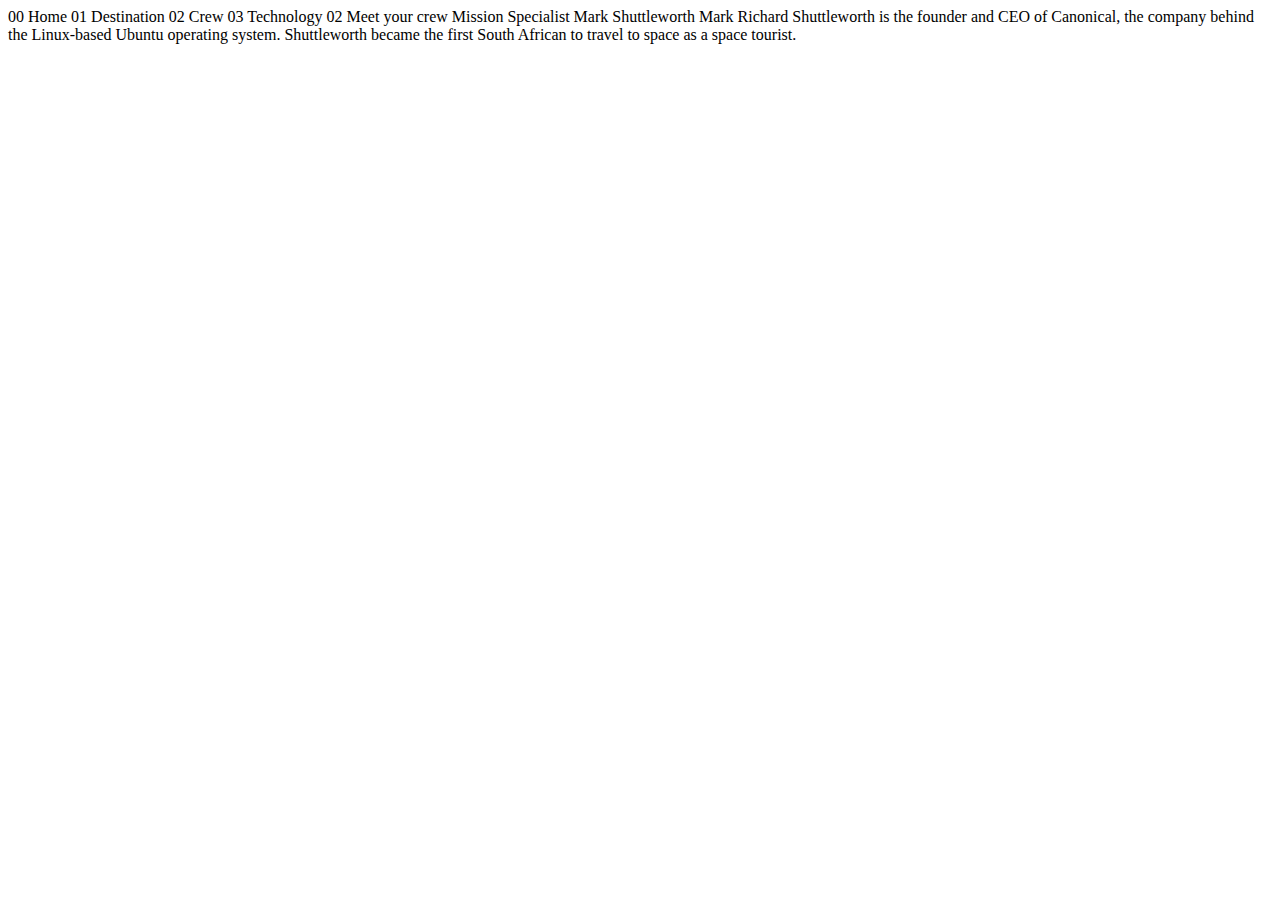
<file: space-tourism-website-main/starter-code/crew-specialist.html>
<!DOCTYPE html>
<html lang="en">
<head>
  <meta charset="UTF-8">
  <meta name="viewport" content="width=device-width, initial-scale=1.0">

  <link rel="icon" type="image/png" sizes="32x32" href="./assets/favicon-32x32.png">
  
  <title>Frontend Mentor | Space tourism website</title>
</head>
<body>

  00 Home
  01 Destination
  02 Crew
  03 Technology

  02 Meet your crew

  Mission Specialist
  Mark Shuttleworth

  Mark Richard Shuttleworth is the founder and CEO of Canonical, the company behind 
  the Linux-based Ubuntu operating system. Shuttleworth became the first South 
  African to travel to space as a space tourist.
</body>
</html>
</file>
<file: Web/Drop/style.css>
body {
    font-family: Helvetica, sans-serif;
    background: #23242a;
    min-height: 100vh;
    display: flex;
    justify-content: center;
    align-items: center;
    flex-wrap: wrap;
}

.dropdown {
    min-width: 15em;
    position: relative;
    margin: 2em;
}

.dropdown * {
    box-sizing: border-box;
}

.select {
    background: #2a2f3b;
    color: #fff;
    display: flex;
    justify-content: space-between;
    align-items: center;
    border: 2px #2a2f3b solid;
    border-radius: 0.5em;
    padding: 1em;
    cursor: pointer;
    transition: 0.3s;
}

.select-clicked {
    border: 2px #26489a solid;
    box-shadow: 0 0 0.8em #26489a;
}

.select:hover {
    background: #323741;
}

.caret {
    width: 0;
    height: 0;
    border-left: 5px solid transparent;
    border-right: 5px solid transparent;
    border-top: 6px solid #fff;
    transition: 0.3s;
}

.caret-rotate {
    transform: rotate(180deg);
}

.menu {
    list-style: none;
    padding: 0.2em 0.5em;
    background: #323741;
    border: 1px #363a43 solid;
    box-shadow: 0 0.5em 1em rgba(0, 0, 0, 0.2);
    border-radius: 0.5em;
    color: #9fa5b5;
    position: absolute;
    top: 3em;
    left: 50%;
    width: 100%;
    transform: translate(-50%);
    opacity: 0;
    display: none;
    transition: 0.2s;
    z-index: 1;
}

.menu li{
    padding: 0.7em 0.5em;
    margin: 0.3em 0;
    border-radius: 0.5em;
    cursor: pointer;
}

.menu li:hover {
    background: #2a2d35;
}
.active {
    background: #23242a;
}
.menu-open {
    display: block;
    opacity: 1;
}
</file>
<file: Web/nal Website/style.css>
/* Google Fonts Import Link */
@import url('https://fonts.googleapis.com/css2?family=Poppins:wght@300;400;500;600;700&display=swap');
*{
  margin: 0;
  padding: 0;
  box-sizing: 100vh;
  font-family: 'Poppins', sans-serif;
  
}
.hydrogen {
  display: flex;
  /* align-items: center; */
  justify-content: center;
  min-height: 100vh;
  /* margin-top: 100px; */
  /* background-color: #1d1b31; */
  border-radius: 0.5;
  position: absolute;
  top: 10rem;
  left: 8rem;
}

.hydrogen .wrapper {
  display: inline-flex;
}
.wrapper .static-txt{
  color: #fff;
  font-size: 3.7rem;
  font-weight: 400;
}
.wrapper .dynamic-txts {
  margin-left: 15px;
  height: 90px;
  line-height: 90px;
 overflow: hidden;
  
}
.dynamic-txts li{
  color: #fc6d6d;
  list-style: none;
  font-size: 60px;
  font-weight: 500;
  position: relative;
  top: 0;
  animation: slide 4.8s steps(4) infinite;

}
@keyframes slide {
  100%{
    top: -360px;
  }
}
.dynamic-txts li span{
  position: relative;
}
.dynamic-txts li span::after{
  content: "";
  position: absolute;
  left: 0;
  height: 100%;
  width: 100%;
  background: #23242a;
  border-left: 2px solid #fc6d6d;
  animation: typing 1.2s steps(10) infinite;
}
@keyframes typing {
  100%{
    left: 100%;
    margin: 0 -35px 0 35px;

  }
}
body {
  min-height: 100vh;
  background-color: #23242a;
  margin: 0px;
  
  height: 100vh;
  display: grid;
  place-items: center;    
  z-index: 4;
}
.container {
  position: relative;
  width: 100%;
  height: 100vh;
  overflow: hidden;
}

.flourine {
  margin: 0px;
  
  height: 100vh;
  display: flex;
  justify-content: space-around;
  place-items: center;
  z-index: 4;
  position: absolute;
}

.card-group,
.card {
    aspect-ratio: 7/7;
    z-index: 5;
    margin-top: 110px;
    margin-left: 220px;
    
}
.card-group,
.big-card {
    width: 30vmin;
    z-index: 6;
    margin-top: 72px;
    margin-left: 150px;
}

.card {
    background-color: rgba(255, 255, 255, 0.05);
    position: absolute;
    z-index: 7;
    transition: transform 1000ms cubic-bezier(.05,.43,.25,.95);
}

.big-card {
    width: 30vmin;
    border-radius: 1vmin;
    z-index: 8;
}

.little-card {
    width: 12vmin;
    border-radius: 2vmin;
    left: 50%;
    top: 50%;
    /* transform: translate(-50%, -50%); */
    transition: transform 1010ms;
}

.big-card:nth-child(2) {
  background-image: url("https://source.unsplash.com/random/?cars");
  transform: translateX(-10%) rotate(-1deg);
}
.big-card:nth-child(4) {
  background-image: url("https://source.unsplash.com/random/?cars");
    transform: rotate(2deg);
}
.big-card:nth-child(6) {
  background-image: url("https://source.unsplash.com/random/?cars");
    transform: translateX(-6%) rotate(-3deg);

}
.big-card:nth-child(8) {
  background-image: url("https://uploads.sololearn.com/uploads/courses/1073.png");
  
  transform: translateX(10%, 3%) rotate(5deg);
}

.big-card:nth-child(1) {
  background-image: url("https://source.unsplash.com/random/?cars");
  transform: translateX(-10%) rotate(-1deg);
}
.big-card:nth-child(3) {
  background-image: url("https://source.unsplash.com/random/?cars");
  transform: rotate(2deg);
}
.big-card:nth-child(5) {
  background-image: url("https://source.unsplash.com/random/?cars");
  transform: translateX(-6%) rotate(-3deg);

}
.big-card:nth-child(7) {
  background-image: url("https://source.unsplash.com/random/?bike");
  transform: translateX(10%, 3%) rotate(5deg);
}
.card-group:hover > .big-card:nth-child(2) { 
  transform: translate(-75%, 16%) rotate(-24deg);
}
.card-group:hover > .big-card:nth-child(4) { 
    transform: translate(-25%, 8%) rotate(-8deg);
}
.card-group:hover > .big-card:nth-child(6) { 
    transform: translate(25%, 8%) rotate(8deg);
}
.card-group:hover > .big-card:nth-child(8) { 
    transform: translate(75%, 16%) rotate(24deg);
}


.card-group:hover > .little-card:nth-child(1) {
  
    transform: translate(200%, -160%) rotate(-15deg);
}
.card-group:hover > .little-card:nth-child(3) {
  
    transform: translate(200%, 170%) rotate(15deg);
}
.card-group:hover > .little-card:nth-child(5) {
  
    transform: translate(-200%, -170%) rotate(15deg);
}
.card-group:hover > .little-card:nth-child(7) {
  
    transform: translate(-280%, 140%) rotate(-15deg);
}

/* .bubbles {
  position: relative;
  display: flex;
  z-index: 1;

}

.bubbles span {
  position: relative;
  width: 30px;
  height: 30px;
  background: #4fc3dc;
  margin: 0 4px;
  border-radius: 50px;
  box-shadow: 0 0 0 10px #4fc3dc44,
  0 0 50px #4fc3dc,
  0 0 100px #4fc3dc;
  
  animation: animate 15s linear infinite;
  animation-duration: calc(125s / var(--i));
} 
.bubbles span:nth-child(even) {
  background: #ff2d75;
  box-shadow: 0 0 0 10px #ff2d7544,
  0 0 50px #ff2d75,
  0 0 100px #ff2d75;
}
@keyframes animate {
  0%{
    transform: translateY(100vh) scale(0);
  }
  100% {
    transform: translateY(-10vh) scale(1);
  }
}
*/
.sidebar{
  background: rgba(28, 28, 38, 0.7);
  color: #fff;
  box-shadow: 0 8px 32px 0 rgba(0, 0, 0, 0.37);
  backdrop-filter: blur(6px);
  border: 1px solid rgba(255, 255, 255, 0.18);
  position: fixed;
  top: 0;
  left: 0;
  height: 100%;
  width: 100vw;
  
  
  z-index: 100;
  transition: all 0.5s ease;
}
/* .sidebar.close{
  width: 78px;
} */
.sidebar .logo-details{
  height: 60px;
  width: 100%;
  display: flex;
  align-items: center;
}
.sidebar .logo-details i{
  font-size: 30px;
  color: #fff;
  height: 50px;
  min-width: 78px;
  text-align: center;
  line-height: 50px;
}
.sidebar .logo-details .logo_name{
  font-size: 22px;
  color: #fff;
  font-weight: 600;
  transition: 0.3s ease;
  transition-delay: 0.1s;
}
.sidebar.close .logo-details .logo_name{
  transition-delay: 0s;
  opacity: 0;
  pointer-events: none;
}
.sidebar .nav-links{
  height: 100%;
  padding: 30px 0 150px 0;
  overflow: auto;
}
.sidebar .nav-links{
  overflow: visible;
}
.sidebar .nav-links::-webkit-scrollbar{
  display: none;
}
.sidebar .nav-links li{
  position: relative;
  list-style: none;
  transition: all 0.4s ease;
}
.sidebar .nav-links li:hover{
  background: #1d1b31;
}
.sidebar .nav-links li .iocn-link{
  display: flex;
  align-items: center;
  justify-content: space-between;
}

.sidebar .nav-links li i{
  height: 50px;
  min-width: 78px;
  text-align: center;
  line-height: 50px;
  color: #fff;
  font-size: 20px;
  cursor: pointer;
  transition: all 0.3s ease;
}
.sidebar .nav-links li.showMenu i.arrow{
  transform: rotate(-180deg);
} 
.sidebar.close .nav-links i.arrow{
  display: none;
}
.sidebar .nav-links li a{
  display: flex;
  align-items: center;
  text-decoration: none;
}
.sidebar .nav-links li a .link_name{
  font-size: 18px;
  font-weight: 400;
  color: #fff;
  transition: all 0.4s ease;
}

.sidebar .nav-links li .sub-menu{
  padding: 6px 6px 14px 80px;
  margin-top: -10px;
  background: #1d1b31;
  display: flex;
  border-radius: 1vmin;
  
}
.sidebar .nav-links li.showMenu .sub-menu{
  display: block;
}
.sidebar .nav-links li .sub-menu a{
  color: #fff;
  font-size: 15px;
  padding: 5px 0;
  white-space: nowrap;
  opacity: 0.6;
  transition: all 0.3s ease;
}
.sidebar .nav-links li .sub-menu a:hover{
  opacity: 1;
}
.sidebar .nav-links li .sub-menu{
  position: absolute;
  left: 100%;
  top: -10px;
  margin-top: 0;
  padding: 10px 20px;
  border-radius: 0 6px 6px 0;
  opacity: 0;
  display: block;
  pointer-events: none;
  transition: 0s;
}
.sidebar .nav-links li:hover .sub-menu{
  top: 0;
  opacity: 1;
  pointer-events: auto;
  transition: all 0.4s ease;
}
.sidebar .nav-links li .sub-menu .link_name{
  display: none;
}

.sidebar .nav-links li .sub-menu.blank{
  opacity: 1;
  pointer-events: auto;
  padding: 3px 20px 6px 16px;
  opacity: 0;
  pointer-events: none;
}
.sidebar .nav-links li:hover .sub-menu.blank{
  top: 50%;
  transform: translateY(-50%);
}
.sidebar .profile-details{
  position: fixed;
  bottom: 0;
  width: 15em;
  display: flex;
  align-items: center;
  justify-content: space-between;
  background: #1d1b31;
  padding: 12px 0;
  transition: all 0.5s ease;
}

.sidebar .profile-details .profile-content{
  display: flex;
  align-items: baseline;
}
.sidebar .profile-details img{
  height: 52px;
  width: 52px;
  object-fit: cover;
  border-radius: 16px;
  margin: 0 14px 0 12px;
  background: #1d1b31;
  transition: all 0.5s ease;
}

.sidebar .profile-details .profile_name,
.sidebar .profile-details .job{
  color: #fff;
  font-size: 20px;
  font-weight: 500;
  white-space: nowrap;
}

.sidebar .profile-details .job{
  font-size: 10px;
}
.home-section{
  position: relative;
  background: #23242a;
  height: 100vh;
  left: 260px;
  width: calc(100% - 260px);
  transition: all 0.5s ease;
  z-index: -1;
  
}


/* yaha se bg animation suru

.container {
    position: relative;
    width: 100%;
    height: 100vh;
    overflow: hidden;
}

.bubbles {
    position: relative;
    display: flex;

}

.bubbles span {
    position: relative;
    width: 30px;
    height: 30px;
    background: #4fc3dc;
    margin: 0 4px;
    border-radius: 50px;
    box-shadow: 0 0 0 10px #4fc3dc44,
    0 0 50px #4fc3dc,
    0 0 100px #4fc3dc;
    animation: animate 15s linear infinite;



}
 */



.home-section .home-content{
  height: 60px;
  display: flex;
  align-items: center;
}
.home-section .home-content .bx-menu,
.home-section .home-content .text{
  color: #fff;
  font-size: 35px;
}
.home-section .home-content .bx-menu{
  margin: 0 5rem;
  cursor: pointer;
}
.home-section .home-content .text{
  font-size: 26px;
  font-weight: 600;
}
/* @media (max-width: 400px) {
  .sidebar.close .nav-links li .sub-menu{
    display: none;
  }
  .sidebar{
    width: 78px;
  }
  
  
  .home-section{
    left: 78px;
    width: calc(100% - 78px);
    z-index: -2;
  }
  
} */
</file>
<file: Web/New/style.css>
/* Google Fonts Import Link */
@import url('https://fonts.googleapis.com/css2?family=Poppins:wght@300;400;500;600;700&display=swap');
*{
  margin: 0;
  padding: 0;
  box-sizing: border-box;
  font-family: 'Poppins', sans-serif;
  
}
body {
  min-height: 100vh;
  background: #23242a;
}
.container {
  position: relative;
  width: 100%;
  height: 100vh;
  overflow: hidden;
}

/* .bubbles {
  position: relative;
  display: flex;
  z-index: 1;

}

.bubbles span {
  position: relative;
  width: 30px;
  height: 30px;
  background: #4fc3dc;
  margin: 0 4px;
  border-radius: 50px;
  box-shadow: 0 0 0 10px #4fc3dc44,
  0 0 50px #4fc3dc,
  0 0 100px #4fc3dc;
  
  animation: animate 15s linear infinite;
  animation-duration: calc(125s / var(--i));
} 
.bubbles span:nth-child(even) {
  background: #ff2d75;
  box-shadow: 0 0 0 10px #ff2d7544,
  0 0 50px #ff2d75,
  0 0 100px #ff2d75;
}
@keyframes animate {
  0%{
    transform: translateY(100vh) scale(0);
  }
  100% {
    transform: translateY(-10vh) scale(1);
  }
} */
.sidebar{
  position: fixed;
  top: 0;
  left: 0;
  height: 100%;
  width: 260px;
  background: #11101d;
  z-index: 100;
  transition: all 0.5s ease;
}
.sidebar.close{
  width: 78px;
}
.sidebar .logo-details{
  height: 60px;
  width: 100%;
  display: flex;
  align-items: center;
}
.sidebar .logo-details i{
  font-size: 30px;
  color: #fff;
  height: 50px;
  min-width: 78px;
  text-align: center;
  line-height: 50px;
}
.sidebar .logo-details .logo_name{
  font-size: 22px;
  color: #fff;
  font-weight: 600;
  transition: 0.3s ease;
  transition-delay: 0.1s;
}
.sidebar.close .logo-details .logo_name{
  transition-delay: 0s;
  opacity: 0;
  pointer-events: none;
}
.sidebar .nav-links{
  height: 100%;
  padding: 30px 0 150px 0;
  overflow: auto;
}
.sidebar.close .nav-links{
  overflow: visible;
}
.sidebar .nav-links::-webkit-scrollbar{
  display: none;
}
.sidebar .nav-links li{
  position: relative;
  list-style: none;
  transition: all 0.4s ease;
}
.sidebar .nav-links li:hover{
  background: #1d1b31;
}
.sidebar .nav-links li .iocn-link{
  display: flex;
  align-items: center;
  justify-content: space-between;
}
.sidebar.close .nav-links li .iocn-link{
  display: block
}
.sidebar .nav-links li i{
  height: 50px;
  min-width: 78px;
  text-align: center;
  line-height: 50px;
  color: #fff;
  font-size: 20px;
  cursor: pointer;
  transition: all 0.3s ease;
}
.sidebar .nav-links li.showMenu i.arrow{
  transform: rotate(-180deg);
}
.sidebar.close .nav-links i.arrow{
  display: none;
}
.sidebar .nav-links li a{
  display: flex;
  align-items: center;
  text-decoration: none;
}
.sidebar .nav-links li a .link_name{
  font-size: 18px;
  font-weight: 400;
  color: #fff;
  transition: all 0.4s ease;
}
.sidebar.close .nav-links li a .link_name{
  opacity: 0;
  pointer-events: none;
}
.sidebar .nav-links li .sub-menu{
  padding: 6px 6px 14px 80px;
  margin-top: -10px;
  background: #1d1b31;
  display: none;
}
.sidebar .nav-links li.showMenu .sub-menu{
  display: block;
}
.sidebar .nav-links li .sub-menu a{
  color: #fff;
  font-size: 15px;
  padding: 5px 0;
  white-space: nowrap;
  opacity: 0.6;
  transition: all 0.3s ease;
}
.sidebar .nav-links li .sub-menu a:hover{
  opacity: 1;
}
.sidebar.close .nav-links li .sub-menu{
  position: absolute;
  left: 100%;
  top: -10px;
  margin-top: 0;
  padding: 10px 20px;
  border-radius: 0 6px 6px 0;
  opacity: 0;
  display: block;
  pointer-events: none;
  transition: 0s;
}
.sidebar.close .nav-links li:hover .sub-menu{
  top: 0;
  opacity: 1;
  pointer-events: auto;
  transition: all 0.4s ease;
}
.sidebar .nav-links li .sub-menu .link_name{
  display: none;
}
.sidebar.close .nav-links li .sub-menu .link_name{
  font-size: 18px;
  opacity: 1;
  display: block;
}
.sidebar .nav-links li .sub-menu.blank{
  opacity: 1;
  pointer-events: auto;
  padding: 3px 20px 6px 16px;
  opacity: 0;
  pointer-events: none;
}
.sidebar .nav-links li:hover .sub-menu.blank{
  top: 50%;
  transform: translateY(-50%);
}
.sidebar .profile-details{
  position: fixed;
  bottom: 0;
  width: 260px;
  display: flex;
  align-items: center;
  justify-content: space-between;
  background: #1d1b31;
  padding: 12px 0;
  transition: all 0.5s ease;
}
.sidebar.close .profile-details{
  background: none;
}
.sidebar.close .profile-details{
  width: 78px;
}
.sidebar .profile-details .profile-content{
  display: flex;
  align-items: baseline;
}
.sidebar .profile-details img{
  height: 52px;
  width: 52px;
  object-fit: cover;
  border-radius: 16px;
  margin: 0 14px 0 12px;
  background: #1d1b31;
  transition: all 0.5s ease;
}
.sidebar.close .profile-details img{
  padding: 10px;
}
.sidebar .profile-details .profile_name,
.sidebar .profile-details .job{
  color: #fff;
  font-size: 18px;
  font-weight: 500;
  white-space: nowrap;
}
.sidebar.close .profile-details i,
.sidebar.close .profile-details .profile_name,
.sidebar.close .profile-details .job{
  display: none;
}
.sidebar .profile-details .job{
  font-size: 12px;
}
.home-section{
  position: relative;
  background: #23242a;
  height: 100vh;
  left: 260px;
  width: calc(100% - 260px);
  transition: all 0.5s ease;
  z-index: -1;
  
}


/* yaha se bg animation suru

.container {
    position: relative;
    width: 100%;
    height: 100vh;
    overflow: hidden;
}

.bubbles {
    position: relative;
    display: flex;

}

.bubbles span {
    position: relative;
    width: 30px;
    height: 30px;
    background: #4fc3dc;
    margin: 0 4px;
    border-radius: 50px;
    box-shadow: 0 0 0 10px #4fc3dc44,
    0 0 50px #4fc3dc,
    0 0 100px #4fc3dc;
    animation: animate 15s linear infinite;



}
 */


.sidebar.close ~ .home-section{
  left: 78px;
  width: calc(100% - 78px);
}
.home-section .home-content{
  height: 60px;
  display: flex;
  align-items: center;
}
.home-section .home-content .bx-menu,
.home-section .home-content .text{
  color: #fff;
  font-size: 35px;
}
.home-section .home-content .bx-menu{
  margin: 0 15px;
  cursor: pointer;
}
.home-section .home-content .text{
  font-size: 26px;
  font-weight: 600;
}
@media (max-width: 400px) {
  .sidebar.close .nav-links li .sub-menu{
    display: none;
  }
  .sidebar{
    width: 78px;
  }
  .sidebar.close{
    width: 0;
  }
  .home-section{
    left: 78px;
    width: calc(100% - 78px);
    z-index: 100;
  }
  .sidebar.close ~ .home-section{
    width: 100%;
    left: 0;
  }
}
</file>
<file: Web/nal Website/Build a Complete Personal Portfolio Website Using Only HTML And CSS  Pure HTML And CSS/css/style.css>
*{
	padding: 0;
	margin: 0;
	font-family: 'Josefin Sans', sans-serif;
	box-sizing: border-box;
}
.hero{
	height: 100vh;
	width: 100%;
	background-image: url(../img/background.jpg);
	background-size: cover;
	background-position: center;
}
nav{
	display: flex;
	align-items: center;
	justify-content: space-between;
	padding-top: 45px;
	padding-left: 8%;
	padding-right: 8%;
}
.logo{
	color: white;
	font-size: 35px;
	letter-spacing: 1px;
	cursor: pointer;
}
span{
	color: #f9004d;
}
nav ul li{
	list-style-type: none;
	display: inline-block;
	padding: 10px  25px;
}
nav ul li a{
	color: white;
	text-decoration: none;
	font-weight: bold;
	text-transform: capitalize;
}
nav ul li a:hover{
	color: #f9004d;
	transition: .4s;
}
.btn{
	background-color:#f9004d;
	color: white;
	text-decoration: none;
	border: 2px solid transparent;
	font-weight: bold;
	padding: 10px 25px;
	border-radius: 30px;
	transition: transform .4s; 
}
.btn:hover{
	transform: scale(1.2);
}
.content{
	position: absolute;
	top: 50%;
	left:8%;
	transform: translateY(-50%);
}
h1{
	color: white;
	margin: 20px 0px 20px;
	font-size: 75px;
}
h3{
	color: white;
	font-size: 25px;
	margin-bottom: 50px;
}
h4{
	color: #fcfc;
	letter-spacing: 2px;
	font-size: 20px;
}
.newslatter form{
	width: 380px;
	max-width: 100%;
	position: relative;
}
.newslatter form input:first-child{
	display: inline-block;
	width: 100%;
	padding: 14px 130px 14px 15px;
	border: 2px solid #f9004d;
	outline: none;
	border-radius: 30px;
}
.newslatter form input:last-child{
	position: absolute;
	display: inline-block;
	outline: none;
	border: none;
	padding: 10px 30px;
	border-radius: 30px;
	background-color:#f9004d;
	color: white;
	box-shadow: 0px 0px 5px #000, 0px 0px 15px #858585;
	top: 6px;
	right: 6px; 
}

.about{
	width: 100%;
	padding: 100px 0px;
	background-color: #191919;
}
.about img{
	height: auto;
	width: 430px;
}
.about-text{
	width: 550px;
}
.main{
	width: 1130px;
	max-width: 95%;
	margin: 0 auto;
	display: flex;
	align-items: center;
	justify-content: space-around;
}
.about-text h2{
	color: white;
	font-size: 75px;
	text-transform: capitalize;
	margin-bottom: 20px;
}
.about-text h5{
	color: white;
	letter-spacing: 2px;
	font-size: 22px;
	margin-bottom: 25px;
	text-transform: capitalize;
}
.about-text p{
	color: #fcfc;
	letter-spacing: 1px;
	line-height: 28px;
	font-size: 18px;
	margin-bottom: 45px;
}
button{
	background-color:#f9004d;
	color: white;
	text-decoration: none;
	border: 2px solid transparent;
	font-weight: bold;
	padding: 13px 30px;
	border-radius: 30px;
	transition: .4s; 
}
button:hover{
	background-color: transparent;
	border: 2px solid #f9004d;
	cursor: pointer;
}

.service{
	background: #101010;
	width: 100%;
	padding: 100px 0px;
}
.title h2{
	color: white;
	font-size: 75px;
	width: 1130px;
	margin: 30px auto;
	text-align: center;
}
.box{
	display: flex;
	justify-content: center;
	align-items: center;
	min-height: 400px;
}
.card{
	height: 365px;
	width: 335px;
	padding: 20px 35px;
	background: #191919;
	border-radius: 20px;
	margin: 15px;
	position: relative;
	overflow: hidden;
	text-align: center;
}
.card i{
	font-size: 50px;
	display: block;
	text-align: center;
	margin: 25px 0px;
	color: #f9004d;

}
h5{
	color: white;
	font-size: 23px;
	margin-bottom: 15px;
}
.pra p{
	color: #fcfc;
	font-size: 16px;
	line-height: 27px;
	margin-bottom: 25px;
}
.card .button{
	background-color:#f9004d;
	color: white;
	text-decoration: none;
	border: 2px solid transparent;
	font-weight: bold;
	padding: 9px 22px;
	border-radius: 30px;
	transition: .4s; 
}
.card .button:hover{
	background-color: transparent;
	border: 2px solid #f9004d;
	cursor: pointer;
}
.contact-me{
	width: 100%;
	height: 290px;
	background: #191919;
	display: flex;
	align-items: center;
	flex-direction: column;
	justify-content: center;
}
.contact-me p{
	color: white;
	font-size: 30px;
	font-weight: bold;
	margin-bottom: 25px;
}
.contact-me .button-two{
	background-color:#f9004d;
	color: white;
	text-decoration: none;
	border: 2px solid transparent;
	font-weight: bold;
	padding: 13px 30px;
	border-radius: 30px;
	transition: .4s; 
}
.contact-me .button-two:hover{
	background-color: transparent;
	border: 2px solid #f9004d;
	cursor: pointer;
}
footer{
	position: relative;
	width: 100%;
	height: 400px;
	background: #101010;
	display: flex;
	flex-direction: column;
	align-items: center;
	justify-content: center;
}
footer p:nth-child(1){
	font-size: 30px;
	color: white;
	margin-bottom: 20px;
	font-weight: bold;
}
footer p:nth-child(2){
	color: white;
	font-size: 17px;
	width: 500px;
	text-align: center;
	line-height: 26px;
}
.social{
	display: flex;
}
.social a{
	width: 45px;
	height: 45px;
	display: flex;
	align-items: center;
	justify-content: center;
	background:  #f9004d;
	border-radius: 50%;
	margin: 22px 10px;
	color: white;
	text-decoration: none;
	font-size: 20px;
}
.social a:hover{
	transform: scale(1.3);
	transition: .3s;
}
.end{
	position: absolute;
	color:#f9004d;
	bottom: 35px;
	font-size: 14px; 
}
</file>
